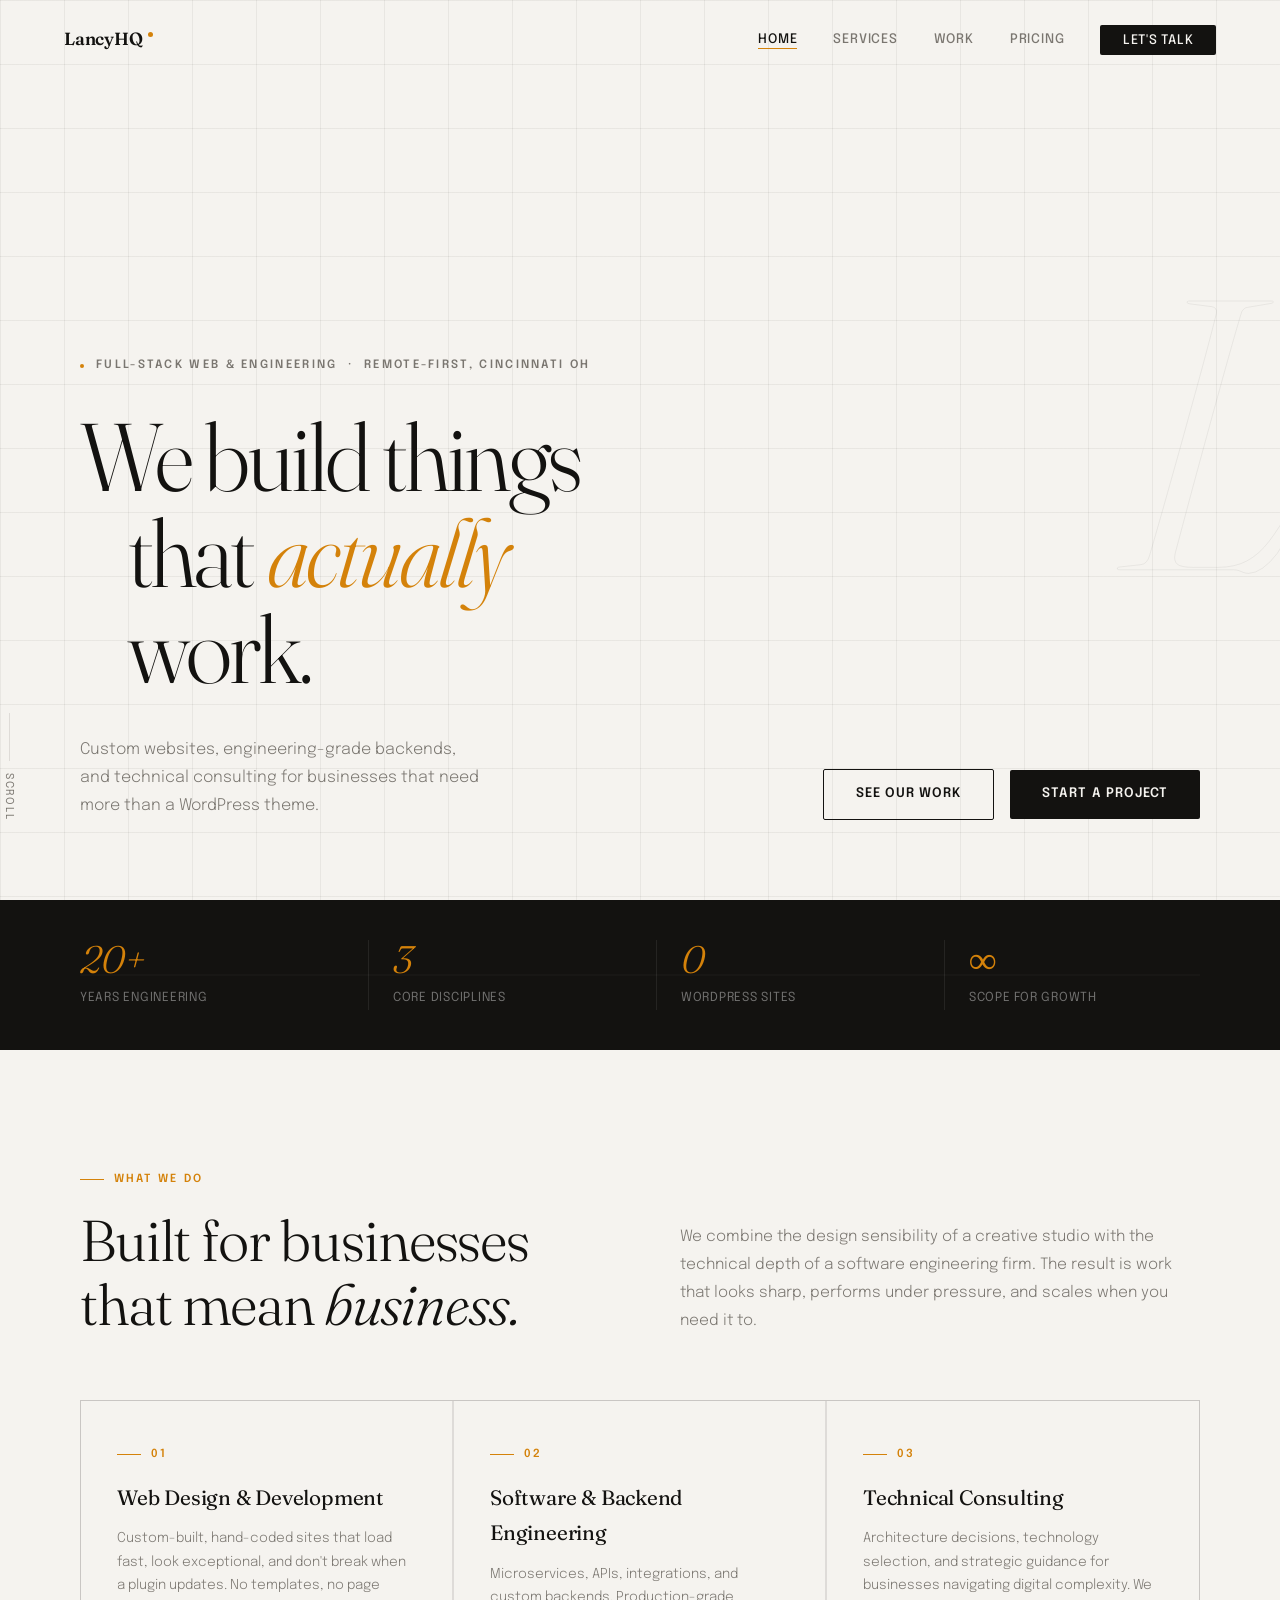
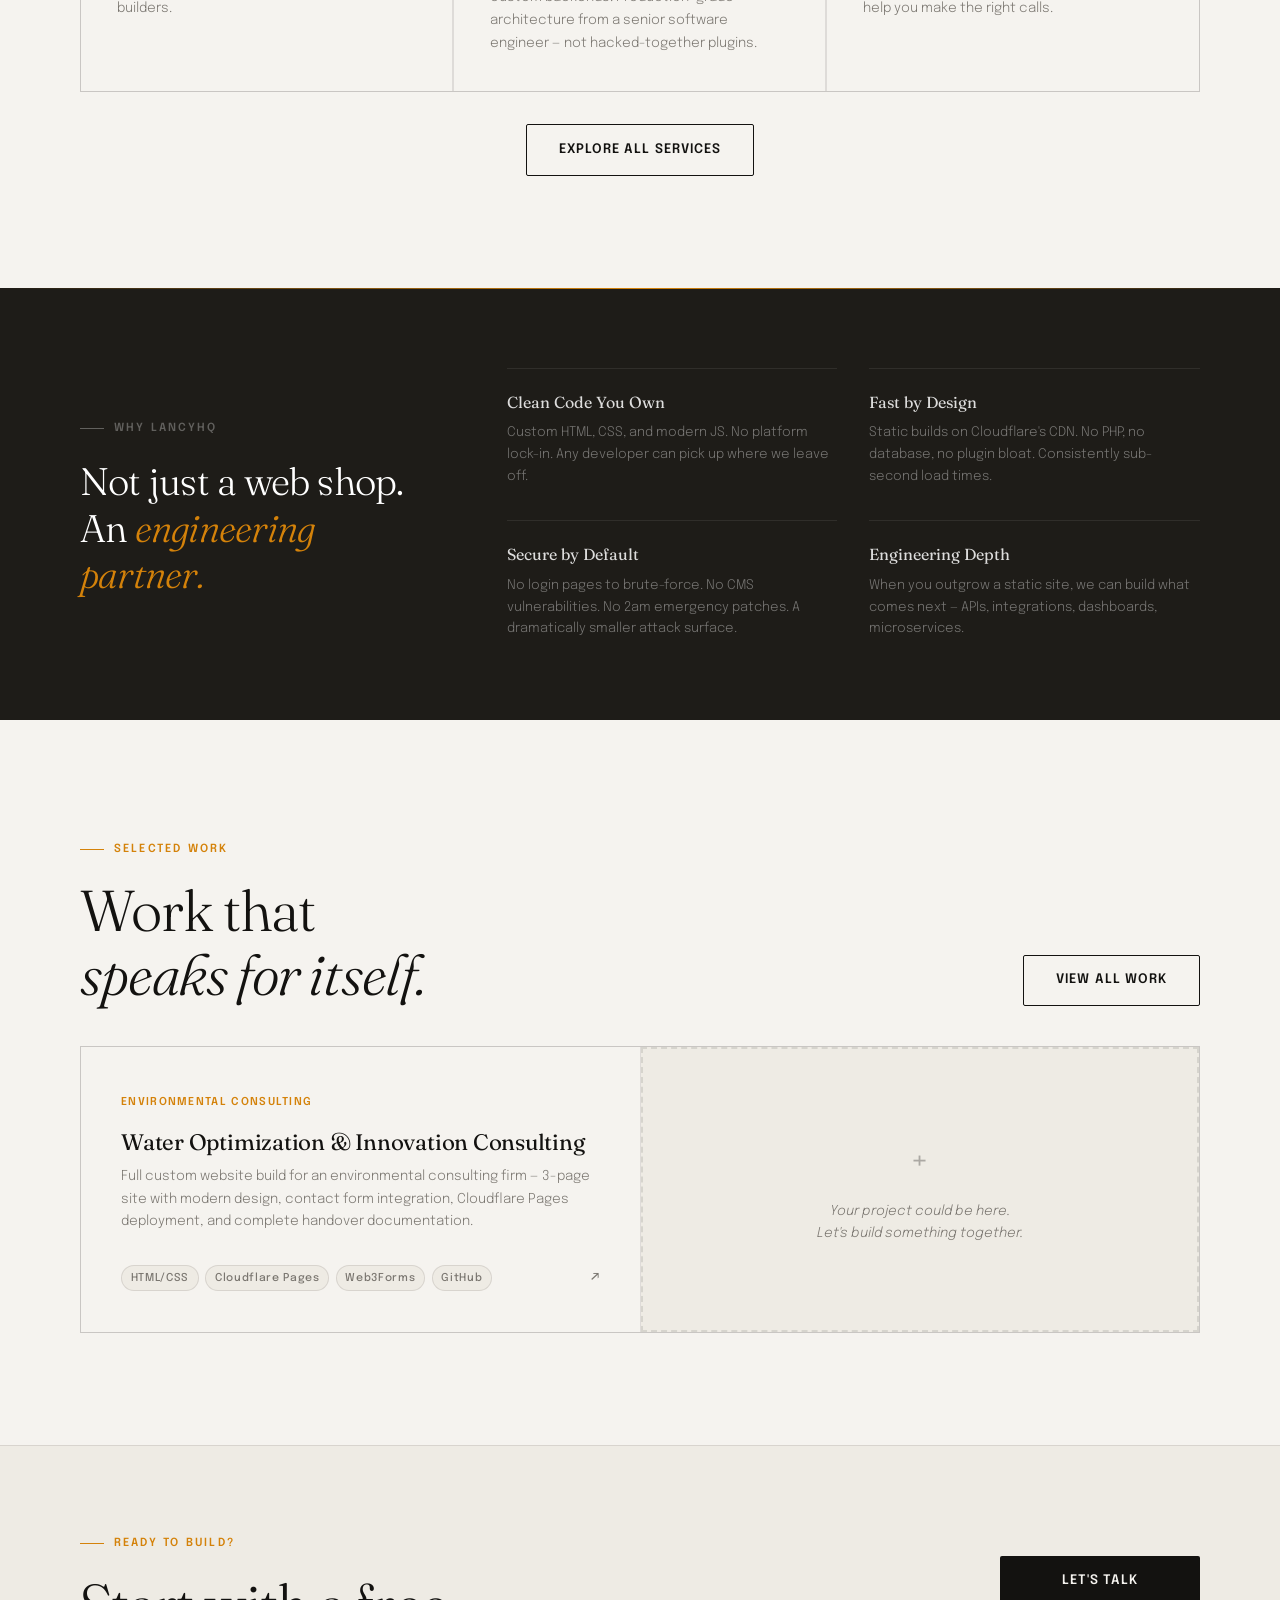
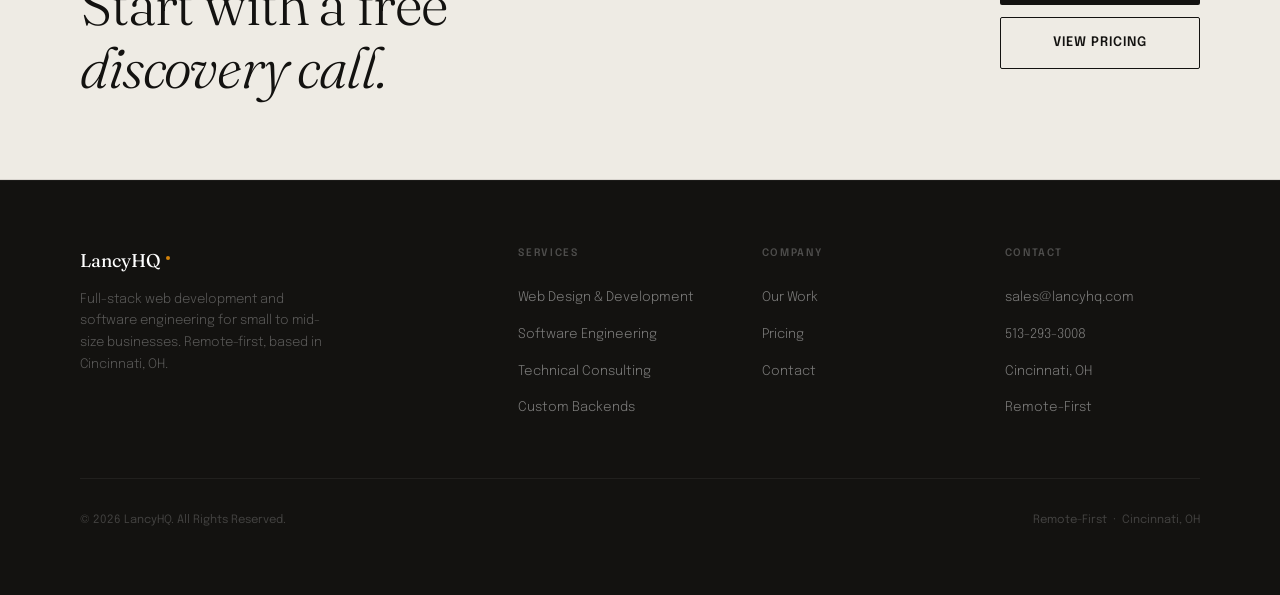
<file: index.html>
<!DOCTYPE html>
<html lang="en">
<head>
  <meta charset="UTF-8" />
  <meta name="viewport" content="width=device-width, initial-scale=1.0" />
  <title>LancyHQ — Full-Stack Web & Engineering</title>
  <meta name="description" content="Custom web builds, software engineering, and consulting for small to mid-size businesses. Remote-first, based in Cincinnati." />
  <link rel="stylesheet" href="css/styles.css" />
</head>
<body>

  <!-- Nav -->
  <nav id="nav">
    <div class="nav-logo">
      LancyHQ<span class="nav-logo-dot"></span>
    </div>
    <ul class="nav-links">
      <li><a href="index.html" class="active">Home</a></li>
      <li><a href="services.html">Services</a></li>
      <li><a href="work.html">Work</a></li>
      <li><a href="pricing.html">Pricing</a></li>
      <li><a href="contact.html" class="nav-cta">Let's Talk</a></li>
    </ul>
  </nav>

  <!-- Hero -->
  <section class="hero">
    <div class="hero-bg-num">L</div>
    <div class="hero-scroll">
      <div class="scroll-track"><div class="scroll-thumb"></div></div>
      Scroll
    </div>
    <div class="hero-content">
      <div class="hero-eyebrow">
        <span class="hero-eyebrow-dot"></span>
        Full-Stack Web &amp; Engineering &nbsp;·&nbsp; Remote-First, Cincinnati OH
      </div>
      <h1>
        We build things
        <span class="line-indent">that <em>actually</em></span>
        <span class="line-indent">work.</span>
      </h1>
      <div class="hero-bottom">
        <p class="hero-desc">Custom websites, engineering-grade backends, and technical consulting for businesses that need more than a WordPress theme.</p>
        <div class="hero-actions">
          <a href="work.html" class="btn btn-outline">See Our Work</a>
          <a href="contact.html" class="btn btn-dark">Start a Project</a>
        </div>
      </div>
    </div>
  </section>

  <!-- Stats -->
  <div class="stats-row">
    <div class="stats-inner">
      <div class="stat reveal">
        <span class="stat-num">20+</span>
        <span class="stat-label">Years Engineering</span>
      </div>
      <div class="stat reveal">
        <span class="stat-num">3</span>
        <span class="stat-label">Core Disciplines</span>
      </div>
      <div class="stat reveal">
        <span class="stat-num">0</span>
        <span class="stat-label">WordPress Sites</span>
      </div>
      <div class="stat reveal">
        <span class="stat-num">∞</span>
        <span class="stat-label">Scope for Growth</span>
      </div>
    </div>
  </div>

  <!-- What we do -->
  <section class="section" style="background: var(--canvas);">
    <div class="container">
      <div style="display:grid; grid-template-columns: 1fr 1fr; gap: 5rem; align-items: end; margin-bottom: 4rem;">
        <div class="reveal">
          <div class="label"><span class="label-line"></span>What We Do</div>
          <h2 class="display">Built for businesses<br>that mean <em>business.</em></h2>
        </div>
        <p class="reveal" style="color: var(--mid); font-size: 0.97rem; font-weight: 300; line-height: 1.8; align-self: end;">
          We combine the design sensibility of a creative studio with the technical depth of a software engineering firm. The result is work that looks sharp, performs under pressure, and scales when you need it to.
        </p>
      </div>

      <div style="display: grid; grid-template-columns: repeat(3, 1fr); gap: 1px; background: var(--rule); border: 1px solid var(--rule);" class="reveal">

        <div style="background: var(--canvas); padding: 2.25rem; border-right: 1px solid var(--rule);">
          <div class="label" style="margin-bottom: 1rem;"><span class="label-line"></span>01</div>
          <h3 style="font-family: var(--ff-display); font-size: 1.3rem; font-weight: 400; color: var(--ink); margin-bottom: 0.75rem; letter-spacing: -0.01em;">Web Design &amp; Development</h3>
          <p style="font-size: 0.85rem; color: var(--mid); font-weight: 300; line-height: 1.7;">Custom-built, hand-coded sites that load fast, look exceptional, and don't break when a plugin updates. No templates, no page builders.</p>
        </div>

        <div style="background: var(--canvas); padding: 2.25rem; border-right: 1px solid var(--rule);">
          <div class="label" style="margin-bottom: 1rem;"><span class="label-line"></span>02</div>
          <h3 style="font-family: var(--ff-display); font-size: 1.3rem; font-weight: 400; color: var(--ink); margin-bottom: 0.75rem; letter-spacing: -0.01em;">Software &amp; Backend Engineering</h3>
          <p style="font-size: 0.85rem; color: var(--mid); font-weight: 300; line-height: 1.7;">Microservices, APIs, integrations, and custom backends. Production-grade architecture from a senior software engineer — not hacked-together plugins.</p>
        </div>

        <div style="background: var(--canvas); padding: 2.25rem;">
          <div class="label" style="margin-bottom: 1rem;"><span class="label-line"></span>03</div>
          <h3 style="font-family: var(--ff-display); font-size: 1.3rem; font-weight: 400; color: var(--ink); margin-bottom: 0.75rem; letter-spacing: -0.01em;">Technical Consulting</h3>
          <p style="font-size: 0.85rem; color: var(--mid); font-weight: 300; line-height: 1.7;">Architecture decisions, technology selection, and strategic guidance for businesses navigating digital complexity. We help you make the right calls.</p>
        </div>

      </div>

      <div style="margin-top: 2rem; text-align: center;" class="reveal">
        <a href="services.html" class="btn btn-outline">Explore All Services</a>
      </div>
    </div>
  </section>

  <!-- Differentiator band -->
  <div class="diff-band">
    <div class="diff-inner">
      <div class="reveal">
        <div class="label" style="color: rgba(255,255,255,0.3);"><span class="label-line" style="background: rgba(255,255,255,0.3);"></span>Why LancyHQ</div>
        <h2 class="diff-heading">Not just a web shop. An <em>engineering partner.</em></h2>
      </div>
      <div class="diff-points reveal">
        <div class="diff-point">
          <h4>Clean Code You Own</h4>
          <p>Custom HTML, CSS, and modern JS. No platform lock-in. Any developer can pick up where we leave off.</p>
        </div>
        <div class="diff-point">
          <h4>Fast by Design</h4>
          <p>Static builds on Cloudflare's CDN. No PHP, no database, no plugin bloat. Consistently sub-second load times.</p>
        </div>
        <div class="diff-point">
          <h4>Secure by Default</h4>
          <p>No login pages to brute-force. No CMS vulnerabilities. No 2am emergency patches. A dramatically smaller attack surface.</p>
        </div>
        <div class="diff-point">
          <h4>Engineering Depth</h4>
          <p>When you outgrow a static site, we can build what comes next — APIs, integrations, dashboards, microservices.</p>
        </div>
      </div>
    </div>
  </div>

  <!-- Work teaser -->
  <section class="section" style="background: var(--canvas);">
    <div class="container">
      <div style="display:flex; align-items:end; justify-content:space-between; margin-bottom: 2.5rem;" class="reveal">
        <div>
          <div class="label"><span class="label-line"></span>Selected Work</div>
          <h2 class="display">Work that<br><em>speaks for itself.</em></h2>
        </div>
        <a href="work.html" class="btn btn-outline" style="flex-shrink:0; align-self:end;">View All Work</a>
      </div>

      <div class="work-grid reveal">
        <div class="work-card">
          <div class="work-card-top">
            <div class="work-tag">Environmental Consulting</div>
            <h3>Water Optimization &amp; Innovation Consulting</h3>
            <p>Full custom website build for an environmental consulting firm — 3-page site with modern design, contact form integration, Cloudflare Pages deployment, and complete handover documentation.</p>
          </div>
          <div class="work-card-bottom">
            <div class="work-stack">
              <span class="stack-tag">HTML/CSS</span>
              <span class="stack-tag">Cloudflare Pages</span>
              <span class="stack-tag">Web3Forms</span>
              <span class="stack-tag">GitHub</span>
            </div>
            <span class="work-arrow">↗</span>
          </div>
        </div>

        <div class="work-card placeholder">
          <div class="placeholder-icon">+</div>
          <p class="placeholder-text">Your project could be here.<br>Let's build something together.</p>
        </div>
      </div>
    </div>
  </section>

  <!-- CTA -->
  <section class="section-sm" style="background: var(--canvas-2); border-top: 1px solid var(--rule); border-bottom: 1px solid var(--rule);">
    <div class="container">
      <div style="display: grid; grid-template-columns: 1fr auto; gap: 3rem; align-items: center;" class="reveal">
        <div>
          <div class="label"><span class="label-line"></span>Ready to Build?</div>
          <h2 class="display">Start with a free<br><em>discovery call.</em></h2>
        </div>
        <div style="display: flex; flex-direction: column; gap: 0.75rem; align-items: flex-end; flex-shrink: 0;">
          <a href="contact.html" class="btn btn-dark" style="width: 200px; justify-content: center;">Let's Talk</a>
          <a href="pricing.html" class="btn btn-outline" style="width: 200px; justify-content: center;">View Pricing</a>
        </div>
      </div>
    </div>
  </section>

  <!-- Footer -->
  <footer>
    <div class="footer-top">
      <div class="footer-brand">
        <div class="footer-logo">LancyHQ<span class="footer-logo-dot"></span></div>
        <p>Full-stack web development and software engineering for small to mid-size businesses. Remote-first, based in Cincinnati, OH.</p>
      </div>
      <div class="footer-col">
        <div class="footer-col-title">Services</div>
        <ul>
          <li><a href="services.html">Web Design &amp; Development</a></li>
          <li><a href="services.html">Software Engineering</a></li>
          <li><a href="services.html">Technical Consulting</a></li>
          <li><a href="services.html">Custom Backends</a></li>
        </ul>
      </div>
      <div class="footer-col">
        <div class="footer-col-title">Company</div>
        <ul>
          <li><a href="work.html">Our Work</a></li>
          <li><a href="pricing.html">Pricing</a></li>
          <li><a href="contact.html">Contact</a></li>
        </ul>
      </div>
      <div class="footer-col">
        <div class="footer-col-title">Contact</div>
        <ul>
          <li><a href="mailto:sales@lancyhq.com">sales@lancyhq.com</a></li>
          <li><span>513-293-3008</span></li>
          <li><span>Cincinnati, OH</span></li>
          <li><span>Remote-First</span></li>
        </ul>
      </div>
    </div>
    <div class="footer-bottom">
      <p>&copy; 2026 LancyHQ. All Rights Reserved.</p>
      <p>Remote-First &nbsp;·&nbsp; Cincinnati, OH</p>
    </div>
  </footer>

  <script>
    const nav = document.getElementById('nav');
    window.addEventListener('scroll', () => {
      nav.classList.toggle('scrolled', window.scrollY > 60);
    });
    const observer = new IntersectionObserver((entries) => {
      entries.forEach((e, i) => {
        if (e.isIntersecting) {
          setTimeout(() => e.target.classList.add('visible'), i * 90);
          observer.unobserve(e.target);
        }
      });
    }, { threshold: 0.1 });
    document.querySelectorAll('.reveal').forEach(el => observer.observe(el));
  </script>
</body>
</html>
</file>
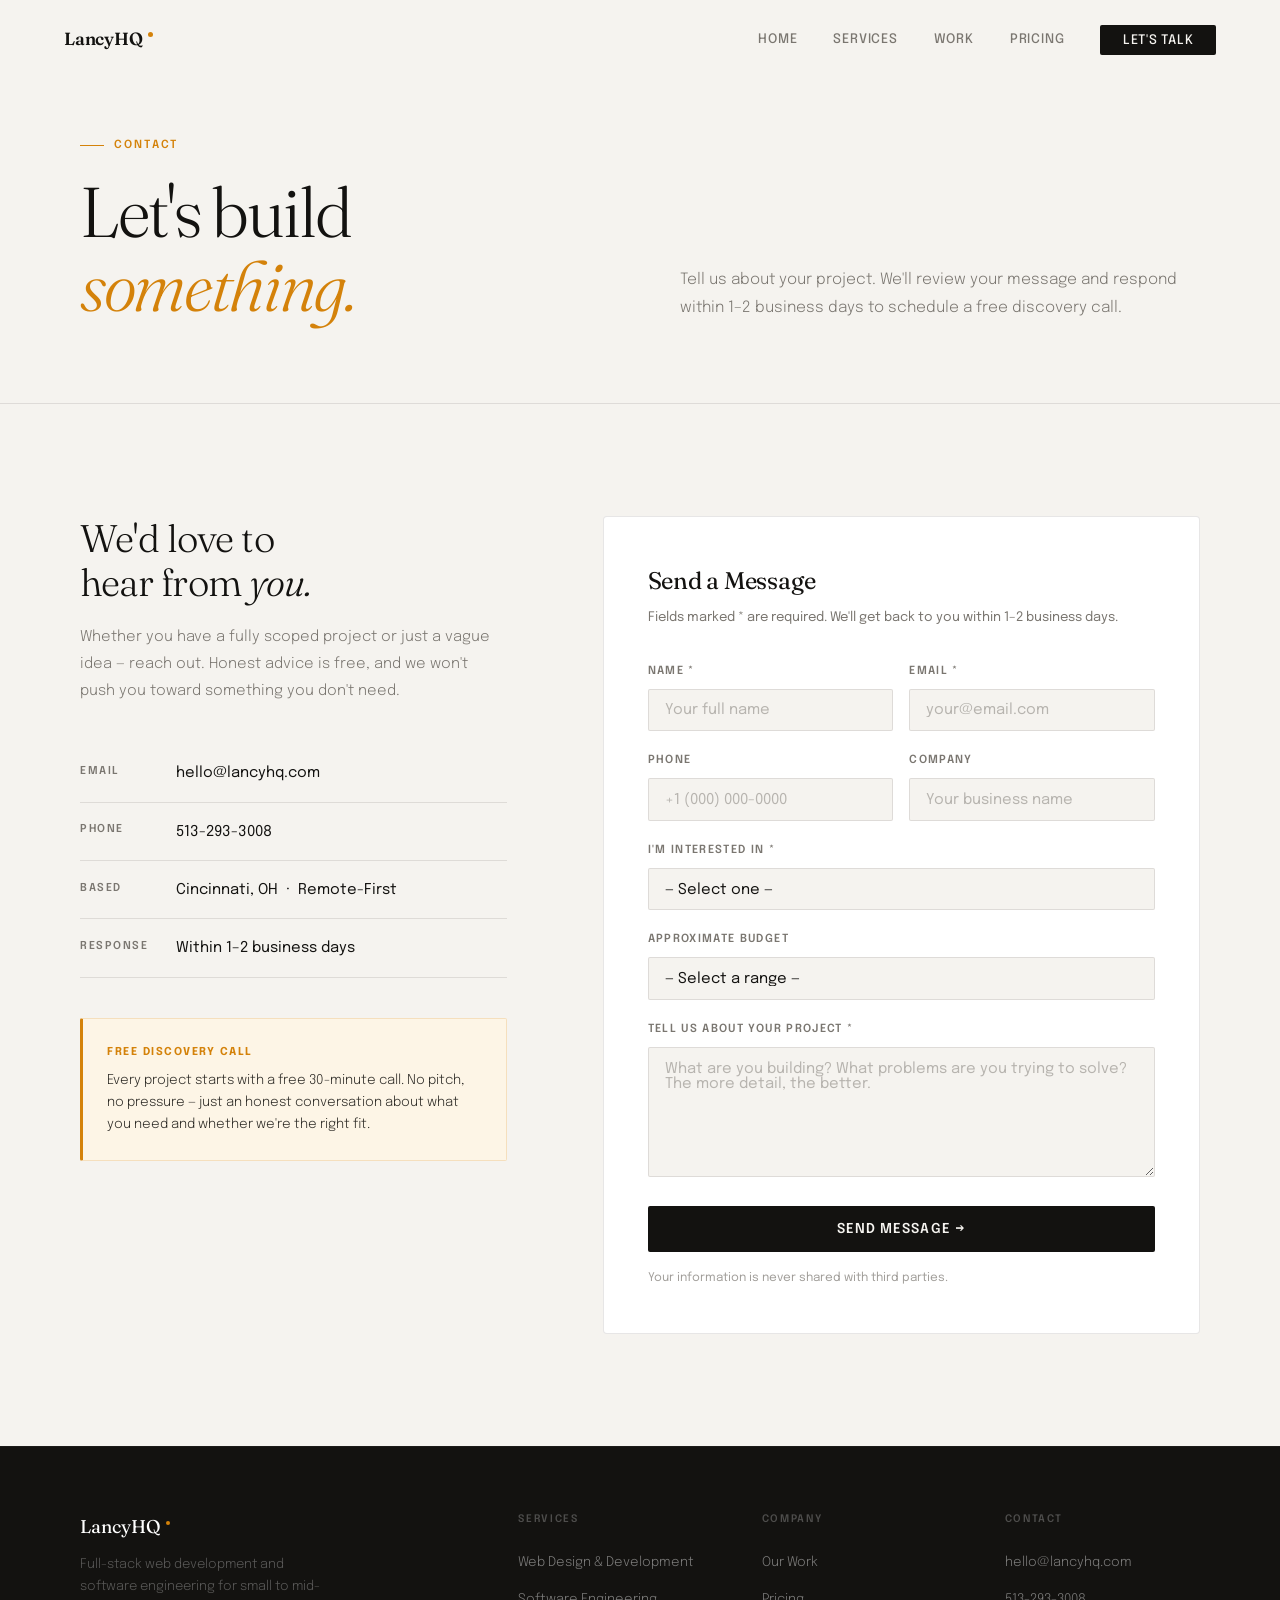
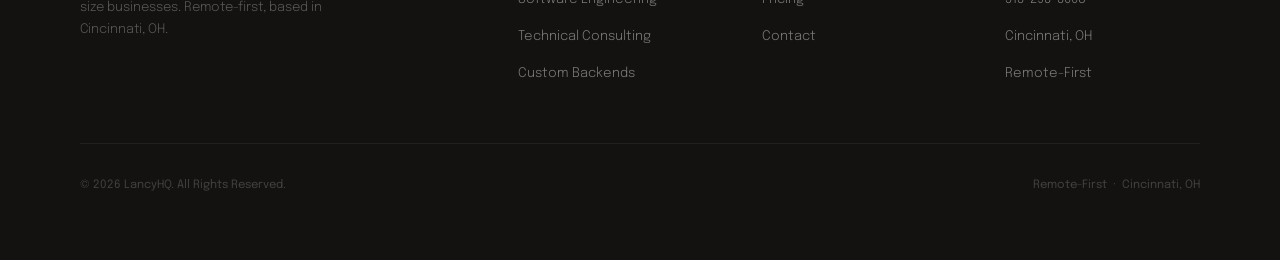
<file: contact.html>
<!DOCTYPE html>
<html lang="en">
<head>
  <meta charset="UTF-8" />
  <meta name="viewport" content="width=device-width, initial-scale=1.0" />
  <title>Contact — LancyHQ</title>
  <meta name="description" content="Start a project, book a discovery call, or just ask a question. We respond within 1–2 business days." />
  <link rel="stylesheet" href="css/styles.css" />
</head>
<body>

  <nav id="nav" class="scrolled">
    <div class="nav-logo">LancyHQ<span class="nav-logo-dot"></span></div>
    <ul class="nav-links">
      <li><a href="index.html">Home</a></li>
      <li><a href="services.html">Services</a></li>
      <li><a href="work.html">Work</a></li>
      <li><a href="pricing.html">Pricing</a></li>
      <li><a href="contact.html" class="active nav-cta">Let's Talk</a></li>
    </ul>
  </nav>

  <!-- Page intro -->
  <div class="page-intro">
    <div class="page-intro-inner">
      <div>
        <div class="label"><span class="label-line"></span>Contact</div>
        <h1>Let's build<br><em>something.</em></h1>
      </div>
      <p class="page-intro-desc">Tell us about your project. We'll review your message and respond within 1–2 business days to schedule a free discovery call.</p>
    </div>
  </div>

  <!-- Contact body -->
  <section class="section" style="background: var(--canvas);">
    <div class="container">
      <div class="contact-layout">

        <!-- Info -->
        <div class="contact-info reveal">
          <h2>We'd love to<br>hear from <em>you.</em></h2>
          <p>Whether you have a fully scoped project or just a vague idea — reach out. Honest advice is free, and we won't push you toward something you don't need.</p>

          <div class="contact-detail">
            <div class="cd-label">Email</div>
            <div class="cd-value"><a href="mailto:hello@lancyhq.com">hello@lancyhq.com</a></div>
          </div>

          <div class="contact-detail">
            <div class="cd-label">Phone</div>
            <div class="cd-value">513-293-3008</div>
          </div>

          <div class="contact-detail">
            <div class="cd-label">Based</div>
            <div class="cd-value">Cincinnati, OH &nbsp;·&nbsp; Remote-First</div>
          </div>

          <div class="contact-detail">
            <div class="cd-label">Response</div>
            <div class="cd-value">Within 1–2 business days</div>
          </div>

          <div style="margin-top: 2.5rem; padding: 1.5rem; background: var(--amber-pale); border: 1px solid rgba(212,130,10,0.18); border-left: 3px solid var(--amber); border-radius: 2px;">
            <div style="font-size: 0.68rem; font-weight: 700; letter-spacing: 0.14em; text-transform: uppercase; color: var(--amber); margin-bottom: 0.5rem;">Free Discovery Call</div>
            <p style="font-size: 0.84rem; color: var(--ink-3); font-weight: 300; line-height: 1.65;">Every project starts with a free 30-minute call. No pitch, no pressure — just an honest conversation about what you need and whether we're the right fit.</p>
          </div>
        </div>

        <!-- Form -->
        <div class="contact-form-wrap reveal">
          <h3>Send a Message</h3>
          <p class="form-sub">Fields marked * are required. We'll get back to you within 1–2 business days.</p>

          <form action="https://api.web3forms.com/submit" method="POST">
            <input type="hidden" name="access_key" value="YOUR-ACCESS-KEY-HERE" />
            <input type="hidden" name="redirect" value="thankyou.html" />
            <input type="hidden" name="subject" value="New Inquiry — LancyHQ" />

            <div class="form-row">
              <div class="field">
                <label for="name">Name *</label>
                <input type="text" id="name" name="name" placeholder="Your full name" required />
              </div>
              <div class="field">
                <label for="email">Email *</label>
                <input type="email" id="email" name="email" placeholder="your@email.com" required />
              </div>
            </div>

            <div class="form-row">
              <div class="field">
                <label for="phone">Phone</label>
                <input type="tel" id="phone" name="phone" placeholder="+1 (000) 000-0000" />
              </div>
              <div class="field">
                <label for="company">Company</label>
                <input type="text" id="company" name="company" placeholder="Your business name" />
              </div>
            </div>

            <div class="field">
              <label for="interest">I'm interested in *</label>
              <select id="interest" name="interest" required>
                <option value="">— Select one —</option>
                <option value="launchpad">Launchpad Package (up to 3 pages)</option>
                <option value="presence">Presence Package (up to 6 pages)</option>
                <option value="authority">Authority Package (up to 10 pages)</option>
                <option value="enterprise">Enterprise / Custom Build</option>
                <option value="engineering">Software / Backend Engineering</option>
                <option value="consulting">Technical Consulting</option>
                <option value="other">Not sure — help me figure it out</option>
              </select>
            </div>

            <div class="field">
              <label for="budget">Approximate Budget</label>
              <select id="budget" name="budget">
                <option value="">— Select a range —</option>
                <option value="under-1500">Under $1,500</option>
                <option value="1500-3000">$1,500 – $3,000</option>
                <option value="3000-6000">$3,000 – $6,000</option>
                <option value="6000-12000">$6,000 – $12,000</option>
                <option value="12000+">$12,000+</option>
                <option value="unknown">Not sure yet</option>
              </select>
            </div>

            <div class="field">
              <label for="message">Tell us about your project *</label>
              <textarea id="message" name="message" placeholder="What are you building? What problems are you trying to solve? The more detail, the better." required></textarea>
            </div>

            <button type="submit" class="btn btn-dark" style="width: 100%; justify-content: center; padding: 1rem; font-size: 0.85rem;">
              Send Message →
            </button>
            <p class="field-note">Your information is never shared with third parties.</p>
          </form>
        </div>

      </div>
    </div>
  </section>

  <!-- Footer -->
  <footer>
    <div class="footer-top">
      <div class="footer-brand">
        <div class="footer-logo">LancyHQ<span class="footer-logo-dot"></span></div>
        <p>Full-stack web development and software engineering for small to mid-size businesses. Remote-first, based in Cincinnati, OH.</p>
      </div>
      <div class="footer-col">
        <div class="footer-col-title">Services</div>
        <ul>
          <li><a href="services.html">Web Design &amp; Development</a></li>
          <li><a href="services.html">Software Engineering</a></li>
          <li><a href="services.html">Technical Consulting</a></li>
          <li><a href="services.html">Custom Backends</a></li>
        </ul>
      </div>
      <div class="footer-col">
        <div class="footer-col-title">Company</div>
        <ul>
          <li><a href="work.html">Our Work</a></li>
          <li><a href="pricing.html">Pricing</a></li>
          <li><a href="contact.html">Contact</a></li>
        </ul>
      </div>
      <div class="footer-col">
        <div class="footer-col-title">Contact</div>
        <ul>
          <li><a href="mailto:hello@lancyhq.com">hello@lancyhq.com</a></li>
          <li><span>513-293-3008</span></li>
          <li><span>Cincinnati, OH</span></li>
          <li><span>Remote-First</span></li>
        </ul>
      </div>
    </div>
    <div class="footer-bottom">
      <p>&copy; 2026 LancyHQ. All Rights Reserved.</p>
      <p>Remote-First &nbsp;·&nbsp; Cincinnati, OH</p>
    </div>
  </footer>

  <script>
    const nav = document.getElementById('nav');
    window.addEventListener('scroll', () => { nav.classList.toggle('scrolled', window.scrollY > 60); });
    const observer = new IntersectionObserver((entries) => {
      entries.forEach((e, i) => {
        if (e.isIntersecting) { setTimeout(() => e.target.classList.add('visible'), i * 90); observer.unobserve(e.target); }
      });
    }, { threshold: 0.1 });
    document.querySelectorAll('.reveal').forEach(el => observer.observe(el));
  </script>
</body>
</html>
</file>
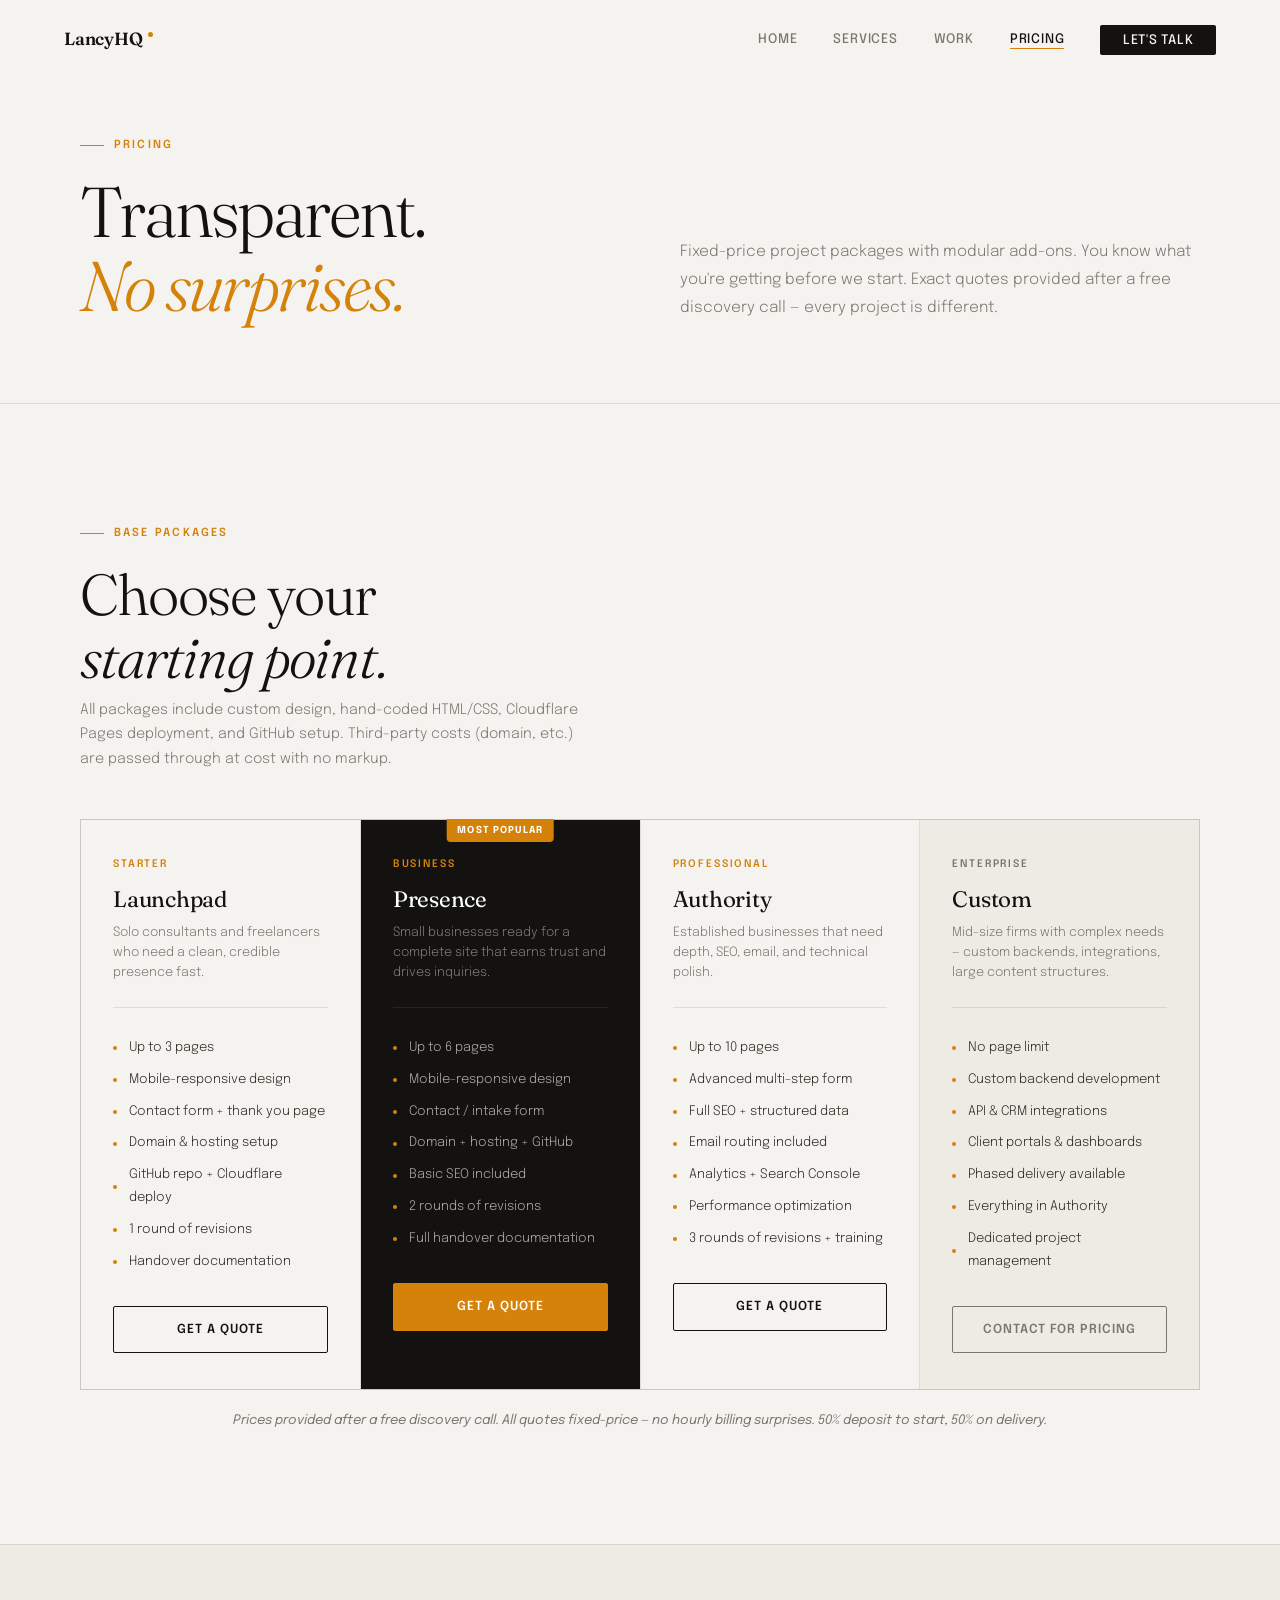
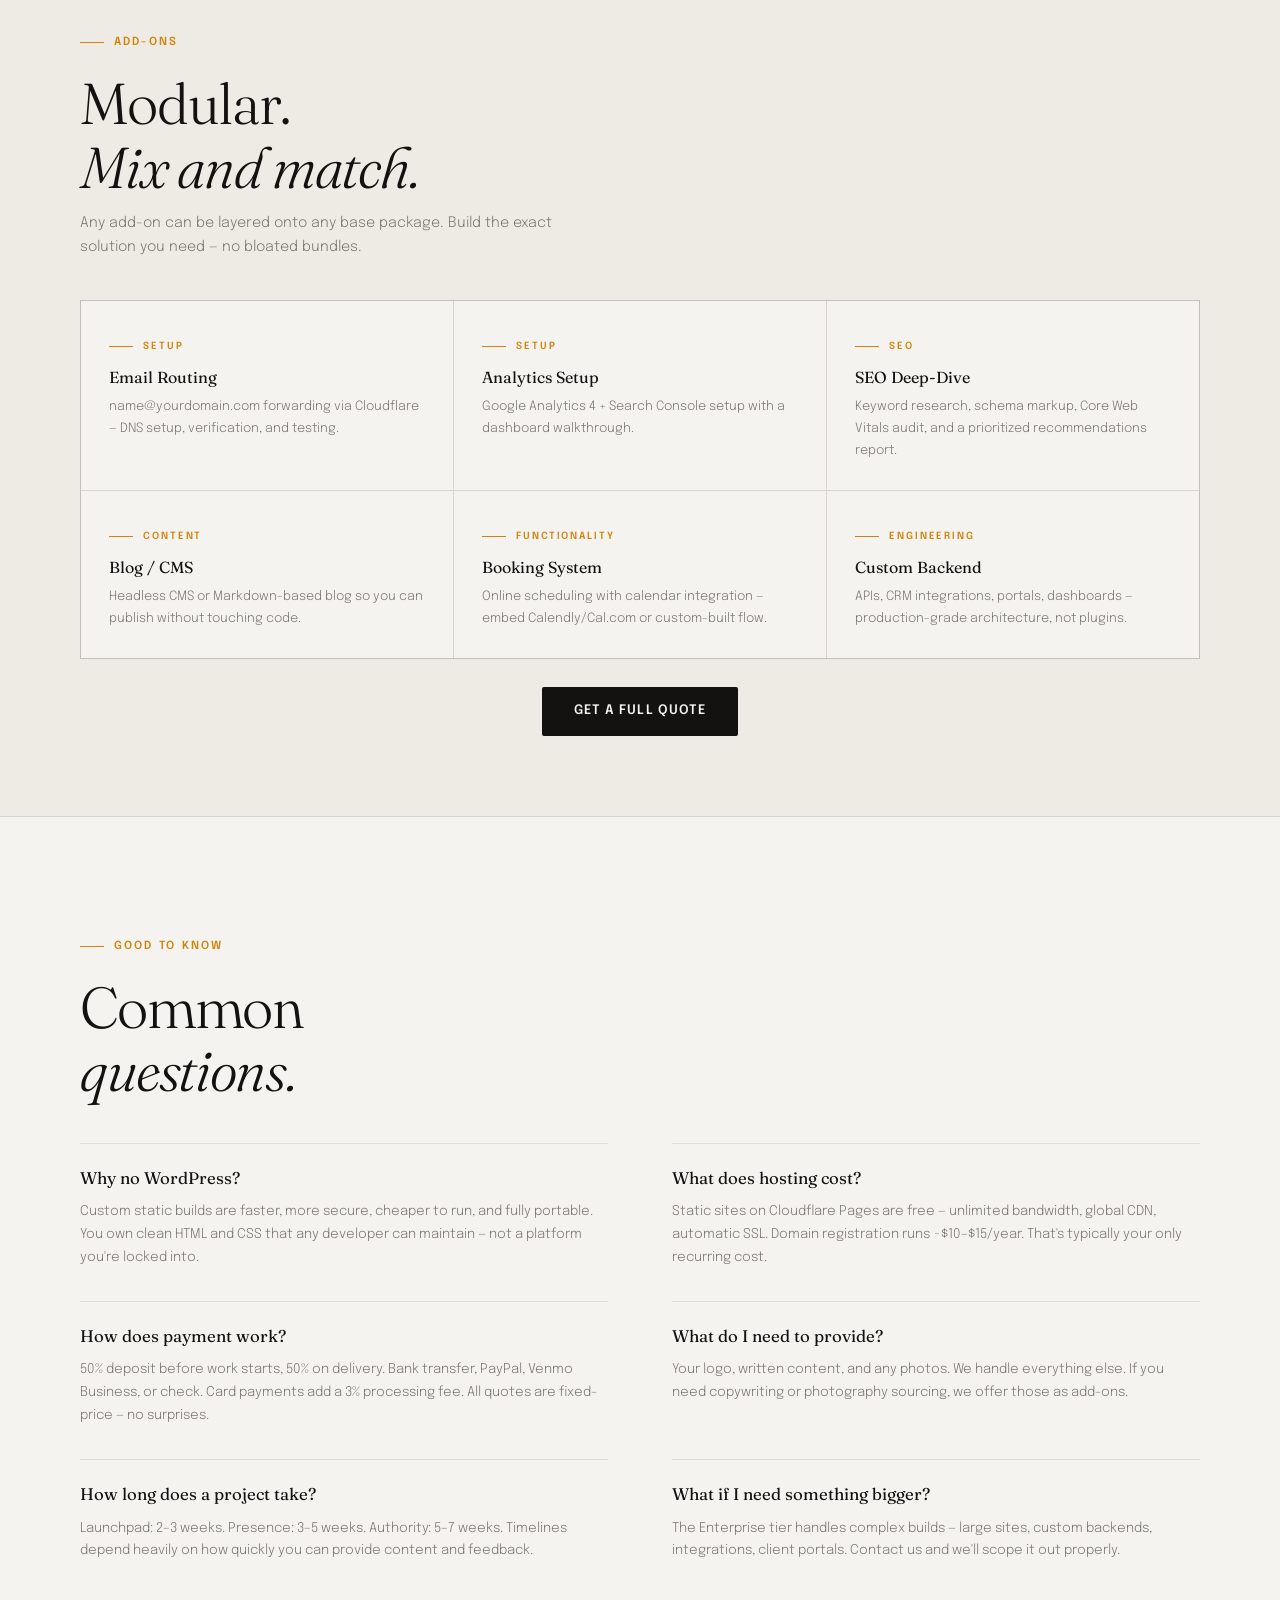
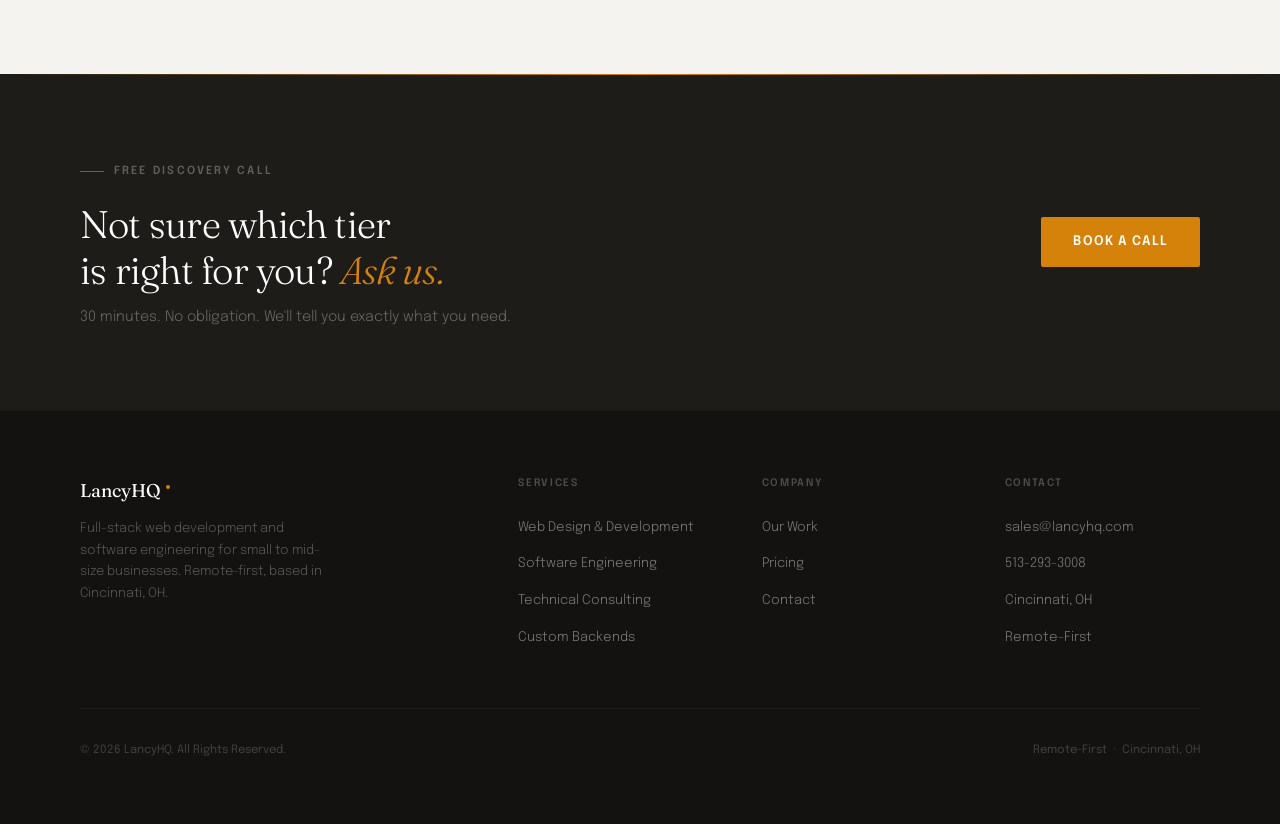
<file: pricing.html>
<!DOCTYPE html>
<html lang="en">
<head>
  <meta charset="UTF-8" />
  <meta name="viewport" content="width=device-width, initial-scale=1.0" />
  <title>Pricing — LancyHQ</title>
  <meta name="description" content="Transparent project-based pricing for web development, software engineering, and consulting. Four tiers, flexible add-ons." />
  <link rel="stylesheet" href="css/styles.css" />
</head>
<body>

  <nav id="nav" class="scrolled">
    <div class="nav-logo">LancyHQ<span class="nav-logo-dot"></span></div>
    <ul class="nav-links">
      <li><a href="index.html">Home</a></li>
      <li><a href="services.html">Services</a></li>
      <li><a href="work.html">Work</a></li>
      <li><a href="pricing.html" class="active">Pricing</a></li>
      <li><a href="contact.html" class="nav-cta">Let's Talk</a></li>
    </ul>
  </nav>

  <!-- Page intro -->
  <div class="page-intro">
    <div class="page-intro-inner">
      <div>
        <div class="label"><span class="label-line"></span>Pricing</div>
        <h1>Transparent.<br><em>No surprises.</em></h1>
      </div>
      <p class="page-intro-desc">Fixed-price project packages with modular add-ons. You know what you're getting before we start. Exact quotes provided after a free discovery call — every project is different.</p>
    </div>
  </div>

  <!-- Pricing tiers -->
  <section class="section pricing-section">
    <div class="container">

      <div class="reveal">
        <div class="label"><span class="label-line"></span>Base Packages</div>
        <h2 class="display" style="margin-bottom: 0.5rem;">Choose your<br><em>starting point.</em></h2>
        <p style="color: var(--mid); font-size: 0.9rem; font-weight: 300; margin-bottom: 0; max-width: 520px;">All packages include custom design, hand-coded HTML/CSS, Cloudflare Pages deployment, and GitHub setup. Third-party costs (domain, etc.) are passed through at cost with no markup.</p>
      </div>

      <div class="pricing-tiers reveal">

        <!-- Launchpad -->
        <div class="pricing-tier">
          <div class="tier-name-label">Starter</div>
          <div class="tier-name">Launchpad</div>
          <div class="tier-desc">Solo consultants and freelancers who need a clean, credible presence fast.</div>
          <div class="tier-divider"></div>
          <ul class="tier-highlights">
            <li>Up to 3 pages</li>
            <li>Mobile-responsive design</li>
            <li>Contact form + thank you page</li>
            <li>Domain &amp; hosting setup</li>
            <li>GitHub repo + Cloudflare deploy</li>
            <li>1 round of revisions</li>
            <li>Handover documentation</li>
          </ul>
          <a href="contact.html" class="tier-cta">Get a Quote</a>
        </div>

        <!-- Presence — featured -->
        <div class="pricing-tier featured">
          <div class="tier-badge">Most Popular</div>
          <div class="tier-name-label">Business</div>
          <div class="tier-name">Presence</div>
          <div class="tier-desc">Small businesses ready for a complete site that earns trust and drives inquiries.</div>
          <div class="tier-divider"></div>
          <ul class="tier-highlights">
            <li>Up to 6 pages</li>
            <li>Mobile-responsive design</li>
            <li>Contact / intake form</li>
            <li>Domain + hosting + GitHub</li>
            <li>Basic SEO included</li>
            <li>2 rounds of revisions</li>
            <li>Full handover documentation</li>
          </ul>
          <a href="contact.html" class="tier-cta">Get a Quote</a>
        </div>

        <!-- Authority -->
        <div class="pricing-tier">
          <div class="tier-name-label">Professional</div>
          <div class="tier-name">Authority</div>
          <div class="tier-desc">Established businesses that need depth, SEO, email, and technical polish.</div>
          <div class="tier-divider"></div>
          <ul class="tier-highlights">
            <li>Up to 10 pages</li>
            <li>Advanced multi-step form</li>
            <li>Full SEO + structured data</li>
            <li>Email routing included</li>
            <li>Analytics + Search Console</li>
            <li>Performance optimization</li>
            <li>3 rounds of revisions + training</li>
          </ul>
          <a href="contact.html" class="tier-cta">Get a Quote</a>
        </div>

        <!-- Enterprise -->
        <div class="pricing-tier" style="background: var(--canvas-2);">
          <div class="tier-name-label" style="color: var(--mid);">Enterprise</div>
          <div class="tier-name">Custom</div>
          <div class="tier-desc">Mid-size firms with complex needs — custom backends, integrations, large content structures.</div>
          <div class="tier-divider"></div>
          <ul class="tier-highlights">
            <li>No page limit</li>
            <li>Custom backend development</li>
            <li>API &amp; CRM integrations</li>
            <li>Client portals &amp; dashboards</li>
            <li>Phased delivery available</li>
            <li>Everything in Authority</li>
            <li>Dedicated project management</li>
          </ul>
          <a href="contact.html" class="tier-cta" style="border-color: var(--mid); color: var(--mid);">Contact for Pricing</a>
        </div>

      </div>

      <p class="pricing-note">Prices provided after a free discovery call. All quotes fixed-price — no hourly billing surprises. 50% deposit to start, 50% on delivery.</p>

    </div>
  </section>

  <!-- Add-ons teaser -->
  <section class="section-sm" style="background: var(--canvas-2); border-top: 1px solid var(--rule); border-bottom: 1px solid var(--rule);">
    <div class="container">
      <div class="reveal" style="margin-bottom: 2.5rem;">
        <div class="label"><span class="label-line"></span>Add-Ons</div>
        <h2 class="display">Modular.<br><em>Mix and match.</em></h2>
        <p style="color: var(--mid); font-size: 0.9rem; font-weight: 300; max-width: 480px; margin-top: 0.75rem;">Any add-on can be layered onto any base package. Build the exact solution you need — no bloated bundles.</p>
      </div>

      <div style="display: grid; grid-template-columns: repeat(3, 1fr); gap: 1px; background: var(--rule); border: 1px solid var(--rule);" class="reveal">

        <div style="background: var(--canvas); padding: 1.75rem;">
          <div class="label" style="margin-bottom: 0.6rem; font-size: 0.62rem;"><span class="label-line"></span>Setup</div>
          <div style="font-family: var(--ff-display); font-size: 1rem; font-weight: 400; color: var(--ink); margin-bottom: 0.3rem;">Email Routing</div>
          <div style="font-size: 0.8rem; color: var(--mid); font-weight: 300;">name@yourdomain.com forwarding via Cloudflare — DNS setup, verification, and testing.</div>
        </div>

        <div style="background: var(--canvas); padding: 1.75rem;">
          <div class="label" style="margin-bottom: 0.6rem; font-size: 0.62rem;"><span class="label-line"></span>Setup</div>
          <div style="font-family: var(--ff-display); font-size: 1rem; font-weight: 400; color: var(--ink); margin-bottom: 0.3rem;">Analytics Setup</div>
          <div style="font-size: 0.8rem; color: var(--mid); font-weight: 300;">Google Analytics 4 + Search Console setup with a dashboard walkthrough.</div>
        </div>

        <div style="background: var(--canvas); padding: 1.75rem;">
          <div class="label" style="margin-bottom: 0.6rem; font-size: 0.62rem;"><span class="label-line"></span>SEO</div>
          <div style="font-family: var(--ff-display); font-size: 1rem; font-weight: 400; color: var(--ink); margin-bottom: 0.3rem;">SEO Deep-Dive</div>
          <div style="font-size: 0.8rem; color: var(--mid); font-weight: 300;">Keyword research, schema markup, Core Web Vitals audit, and a prioritized recommendations report.</div>
        </div>

        <div style="background: var(--canvas); padding: 1.75rem;">
          <div class="label" style="margin-bottom: 0.6rem; font-size: 0.62rem;"><span class="label-line"></span>Content</div>
          <div style="font-family: var(--ff-display); font-size: 1rem; font-weight: 400; color: var(--ink); margin-bottom: 0.3rem;">Blog / CMS</div>
          <div style="font-size: 0.8rem; color: var(--mid); font-weight: 300;">Headless CMS or Markdown-based blog so you can publish without touching code.</div>
        </div>

        <div style="background: var(--canvas); padding: 1.75rem;">
          <div class="label" style="margin-bottom: 0.6rem; font-size: 0.62rem;"><span class="label-line"></span>Functionality</div>
          <div style="font-family: var(--ff-display); font-size: 1rem; font-weight: 400; color: var(--ink); margin-bottom: 0.3rem;">Booking System</div>
          <div style="font-size: 0.8rem; color: var(--mid); font-weight: 300;">Online scheduling with calendar integration — embed Calendly/Cal.com or custom-built flow.</div>
        </div>

        <div style="background: var(--canvas); padding: 1.75rem;">
          <div class="label" style="margin-bottom: 0.6rem; font-size: 0.62rem;"><span class="label-line"></span>Engineering</div>
          <div style="font-family: var(--ff-display); font-size: 1rem; font-weight: 400; color: var(--ink); margin-bottom: 0.3rem;">Custom Backend</div>
          <div style="font-size: 0.8rem; color: var(--mid); font-weight: 300;">APIs, CRM integrations, portals, dashboards — production-grade architecture, not plugins.</div>
        </div>

      </div>

      <div style="text-align: center; margin-top: 1.75rem;" class="reveal">
        <a href="contact.html" class="btn btn-dark">Get a Full Quote</a>
      </div>
    </div>
  </section>

  <!-- FAQ / Policy -->
  <section class="section" style="background: var(--canvas);">
    <div class="container">
      <div class="reveal" style="margin-bottom: 2.5rem;">
        <div class="label"><span class="label-line"></span>Good to Know</div>
        <h2 class="display">Common<br><em>questions.</em></h2>
      </div>

      <div style="display: grid; grid-template-columns: 1fr 1fr; gap: 2rem 4rem;" class="reveal">

        <div style="border-top: 1px solid var(--rule); padding-top: 1.25rem;">
          <h4 style="font-family: var(--ff-display); font-size: 1.05rem; font-weight: 400; color: var(--ink); margin-bottom: 0.5rem;">Why no WordPress?</h4>
          <p style="font-size: 0.84rem; color: var(--mid); font-weight: 300; line-height: 1.7;">Custom static builds are faster, more secure, cheaper to run, and fully portable. You own clean HTML and CSS that any developer can maintain — not a platform you're locked into.</p>
        </div>

        <div style="border-top: 1px solid var(--rule); padding-top: 1.25rem;">
          <h4 style="font-family: var(--ff-display); font-size: 1.05rem; font-weight: 400; color: var(--ink); margin-bottom: 0.5rem;">What does hosting cost?</h4>
          <p style="font-size: 0.84rem; color: var(--mid); font-weight: 300; line-height: 1.7;">Static sites on Cloudflare Pages are free — unlimited bandwidth, global CDN, automatic SSL. Domain registration runs ~$10–$15/year. That's typically your only recurring cost.</p>
        </div>

        <div style="border-top: 1px solid var(--rule); padding-top: 1.25rem;">
          <h4 style="font-family: var(--ff-display); font-size: 1.05rem; font-weight: 400; color: var(--ink); margin-bottom: 0.5rem;">How does payment work?</h4>
          <p style="font-size: 0.84rem; color: var(--mid); font-weight: 300; line-height: 1.7;">50% deposit before work starts, 50% on delivery. Bank transfer, PayPal, Venmo Business, or check. Card payments add a 3% processing fee. All quotes are fixed-price — no surprises.</p>
        </div>

        <div style="border-top: 1px solid var(--rule); padding-top: 1.25rem;">
          <h4 style="font-family: var(--ff-display); font-size: 1.05rem; font-weight: 400; color: var(--ink); margin-bottom: 0.5rem;">What do I need to provide?</h4>
          <p style="font-size: 0.84rem; color: var(--mid); font-weight: 300; line-height: 1.7;">Your logo, written content, and any photos. We handle everything else. If you need copywriting or photography sourcing, we offer those as add-ons.</p>
        </div>

        <div style="border-top: 1px solid var(--rule); padding-top: 1.25rem;">
          <h4 style="font-family: var(--ff-display); font-size: 1.05rem; font-weight: 400; color: var(--ink); margin-bottom: 0.5rem;">How long does a project take?</h4>
          <p style="font-size: 0.84rem; color: var(--mid); font-weight: 300; line-height: 1.7;">Launchpad: 2–3 weeks. Presence: 3–5 weeks. Authority: 5–7 weeks. Timelines depend heavily on how quickly you can provide content and feedback.</p>
        </div>

        <div style="border-top: 1px solid var(--rule); padding-top: 1.25rem;">
          <h4 style="font-family: var(--ff-display); font-size: 1.05rem; font-weight: 400; color: var(--ink); margin-bottom: 0.5rem;">What if I need something bigger?</h4>
          <p style="font-size: 0.84rem; color: var(--mid); font-weight: 300; line-height: 1.7;">The Enterprise tier handles complex builds — large sites, custom backends, integrations, client portals. Contact us and we'll scope it out properly.</p>
        </div>

      </div>
    </div>
  </section>

  <!-- CTA -->
  <div class="diff-band">
    <div class="diff-inner" style="grid-template-columns: 1fr auto; align-items: center;">
      <div class="reveal">
        <div class="label" style="color: rgba(255,255,255,0.3);"><span class="label-line" style="background: rgba(255,255,255,0.3);"></span>Free Discovery Call</div>
        <h2 class="diff-heading">Not sure which tier<br>is right for you? <em>Ask us.</em></h2>
        <p style="color: rgba(255,255,255,0.35); font-size: 0.9rem; font-weight: 300; margin-top: 0.75rem;">30 minutes. No obligation. We'll tell you exactly what you need.</p>
      </div>
      <div class="reveal" style="flex-shrink: 0;">
        <a href="contact.html" class="btn btn-amber">Book a Call</a>
      </div>
    </div>
  </div>

  <!-- Footer -->
  <footer>
    <div class="footer-top">
      <div class="footer-brand">
        <div class="footer-logo">LancyHQ<span class="footer-logo-dot"></span></div>
        <p>Full-stack web development and software engineering for small to mid-size businesses. Remote-first, based in Cincinnati, OH.</p>
      </div>
      <div class="footer-col">
        <div class="footer-col-title">Services</div>
        <ul>
          <li><a href="services.html">Web Design &amp; Development</a></li>
          <li><a href="services.html">Software Engineering</a></li>
          <li><a href="services.html">Technical Consulting</a></li>
          <li><a href="services.html">Custom Backends</a></li>
        </ul>
      </div>
      <div class="footer-col">
        <div class="footer-col-title">Company</div>
        <ul>
          <li><a href="work.html">Our Work</a></li>
          <li><a href="pricing.html">Pricing</a></li>
          <li><a href="contact.html">Contact</a></li>
        </ul>
      </div>
      <div class="footer-col">
        <div class="footer-col-title">Contact</div>
        <ul>
          <li><a href="mailto:sales@lancyhq.com">sales@lancyhq.com</a></li>
          <li><span>513-293-3008</span></li>
          <li><span>Cincinnati, OH</span></li>
          <li><span>Remote-First</span></li>
        </ul>
      </div>
    </div>
    <div class="footer-bottom">
      <p>&copy; 2026 LancyHQ. All Rights Reserved.</p>
      <p>Remote-First &nbsp;·&nbsp; Cincinnati, OH</p>
    </div>
  </footer>

  <script>
    const nav = document.getElementById('nav');
    window.addEventListener('scroll', () => { nav.classList.toggle('scrolled', window.scrollY > 60); });
    const observer = new IntersectionObserver((entries) => {
      entries.forEach((e, i) => {
        if (e.isIntersecting) { setTimeout(() => e.target.classList.add('visible'), i * 90); observer.unobserve(e.target); }
      });
    }, { threshold: 0.1 });
    document.querySelectorAll('.reveal').forEach(el => observer.observe(el));
  </script>
</body>
</html>
</file>
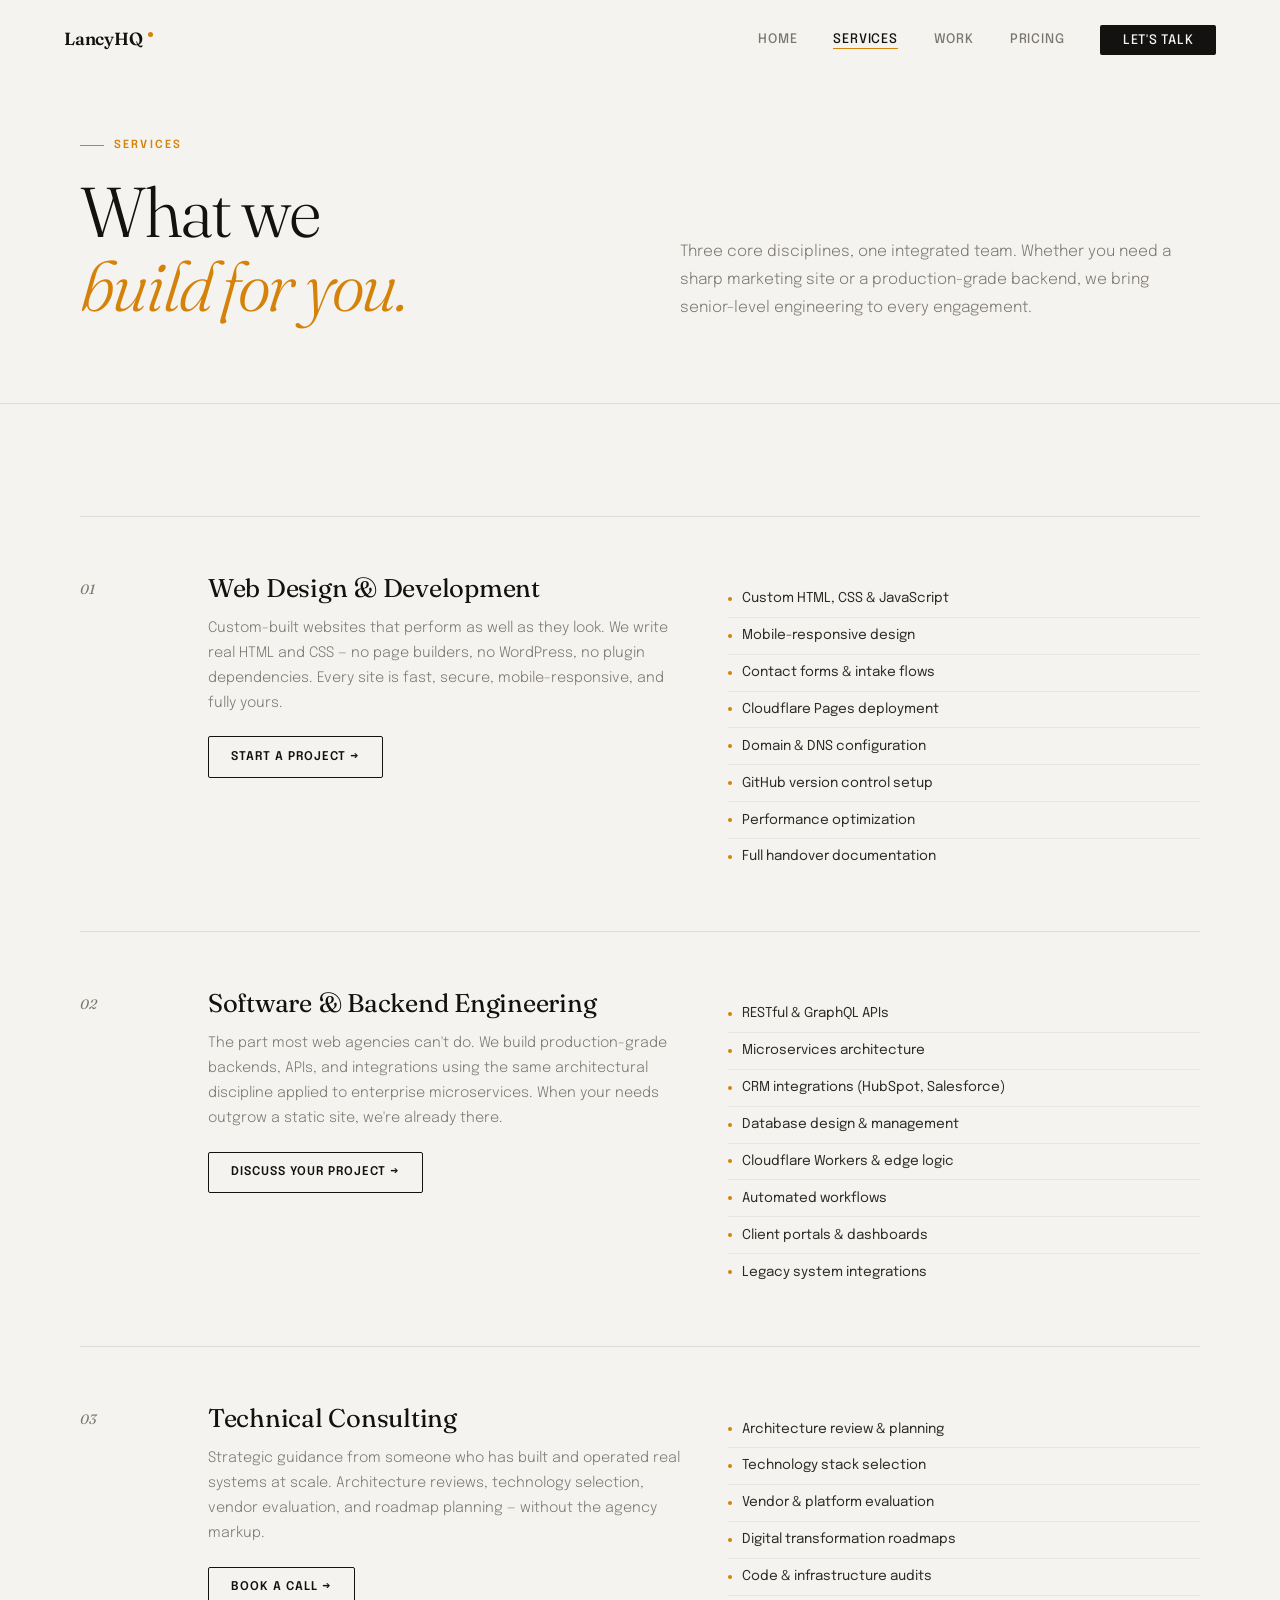
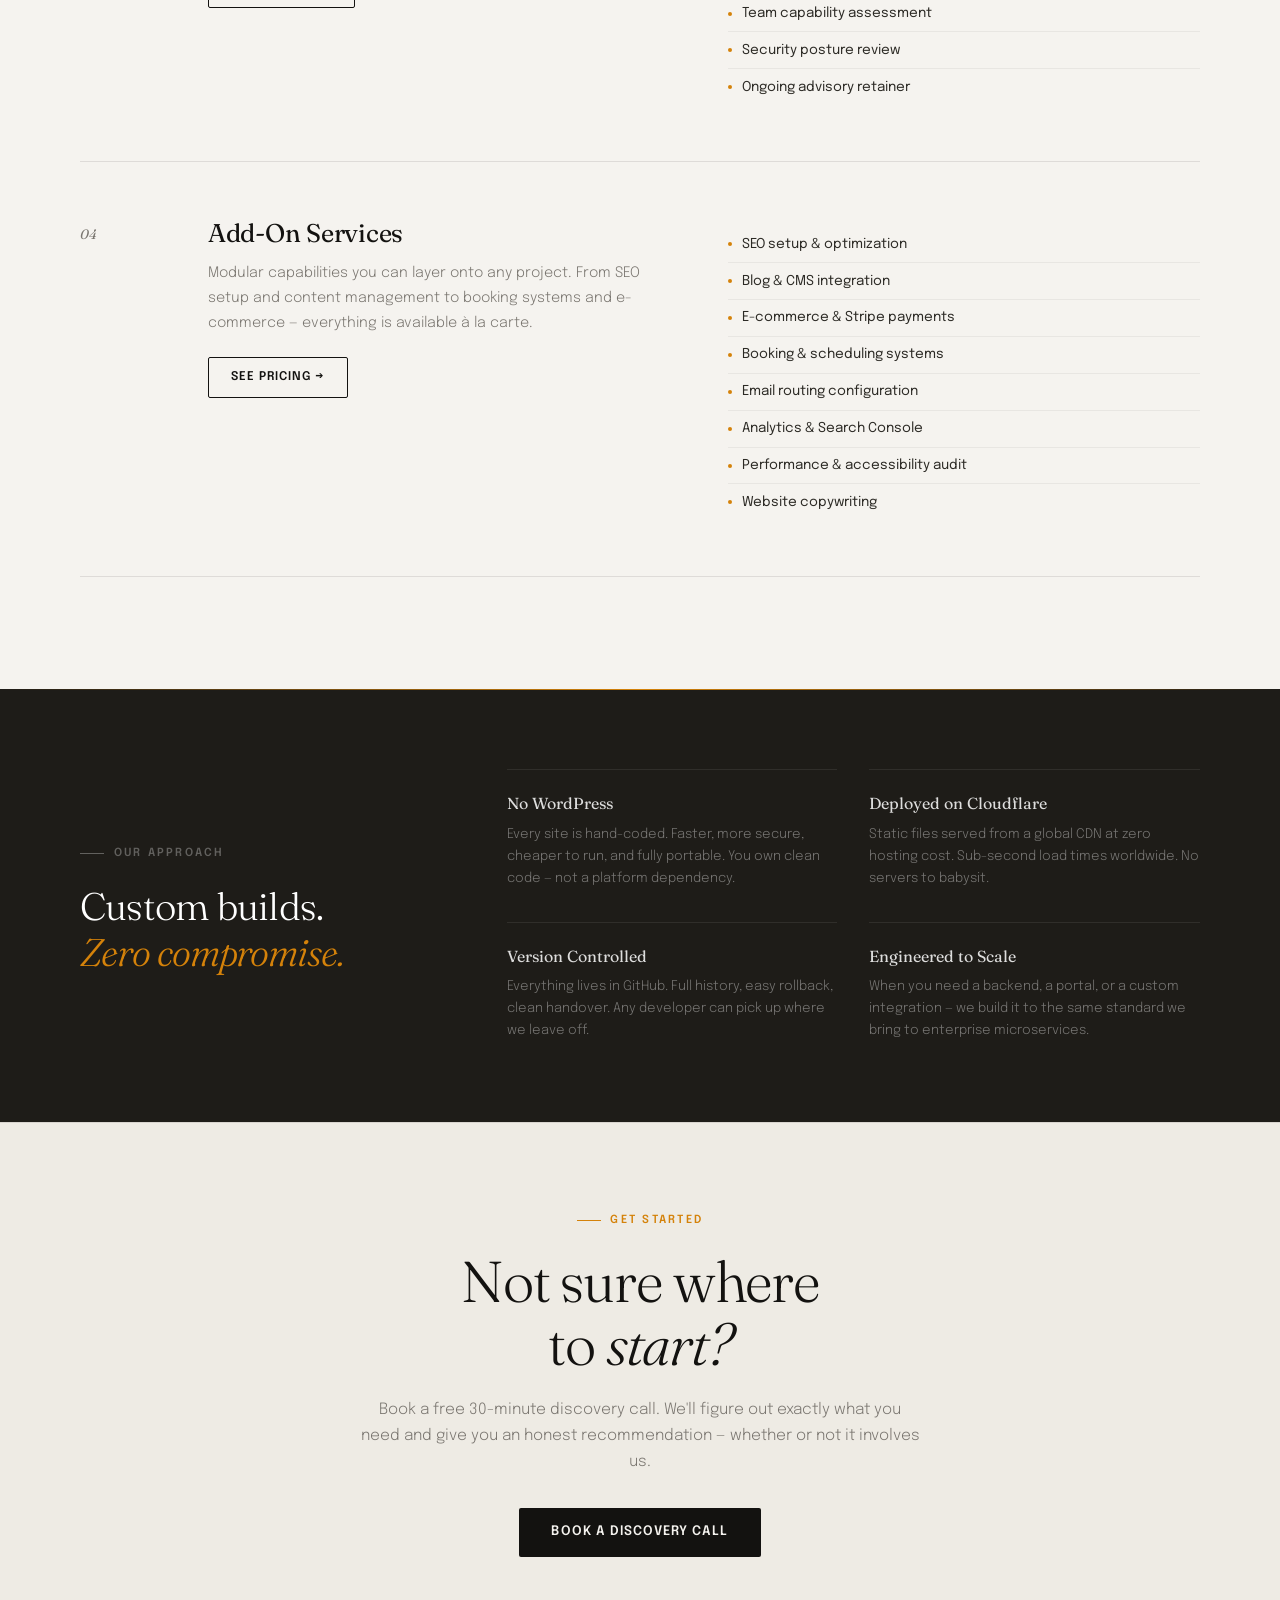
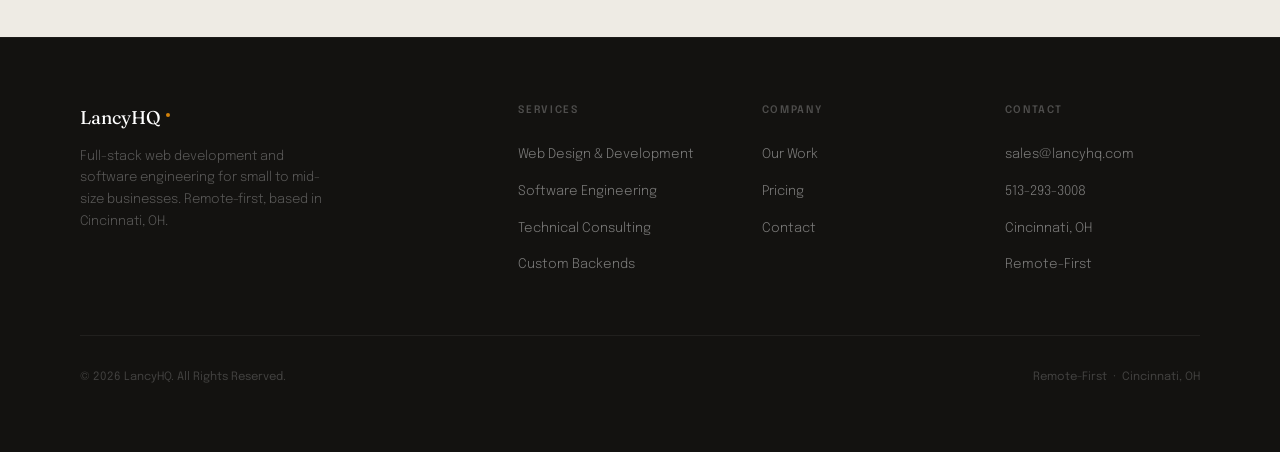
<file: services.html>
<!DOCTYPE html>
<html lang="en">
<head>
  <meta charset="UTF-8" />
  <meta name="viewport" content="width=device-width, initial-scale=1.0" />
  <title>Services — LancyHQ</title>
  <meta name="description" content="Custom web development, software engineering, and technical consulting. No WordPress, no templates — just clean, fast, custom-built solutions." />
  <link rel="stylesheet" href="css/styles.css" />
</head>
<body>

  <nav id="nav" class="scrolled">
    <div class="nav-logo">LancyHQ<span class="nav-logo-dot"></span></div>
    <ul class="nav-links">
      <li><a href="index.html">Home</a></li>
      <li><a href="services.html" class="active">Services</a></li>
      <li><a href="work.html">Work</a></li>
      <li><a href="pricing.html">Pricing</a></li>
      <li><a href="contact.html" class="nav-cta">Let's Talk</a></li>
    </ul>
  </nav>

  <!-- Page intro -->
  <div class="page-intro">
    <div class="page-intro-inner">
      <div>
        <div class="label"><span class="label-line"></span>Services</div>
        <h1>What we<br><em>build for you.</em></h1>
      </div>
      <p class="page-intro-desc">Three core disciplines, one integrated team. Whether you need a sharp marketing site or a production-grade backend, we bring senior-level engineering to every engagement.</p>
    </div>
  </div>

  <!-- Services list -->
  <section class="section services-list">
    <div class="container">

      <div class="service-row reveal">
        <div class="service-idx">01</div>
        <div>
          <h3>Web Design &amp; Development</h3>
          <p>Custom-built websites that perform as well as they look. We write real HTML and CSS — no page builders, no WordPress, no plugin dependencies. Every site is fast, secure, mobile-responsive, and fully yours.</p>
          <div style="margin-top: 1.25rem;">
            <a href="contact.html" class="btn btn-outline" style="font-size: 0.75rem; padding: 0.6rem 1.4rem;">Start a Project →</a>
          </div>
        </div>
        <ul class="service-detail-list">
          <li>Custom HTML, CSS &amp; JavaScript</li>
          <li>Mobile-responsive design</li>
          <li>Contact forms &amp; intake flows</li>
          <li>Cloudflare Pages deployment</li>
          <li>Domain &amp; DNS configuration</li>
          <li>GitHub version control setup</li>
          <li>Performance optimization</li>
          <li>Full handover documentation</li>
        </ul>
      </div>

      <div class="service-row reveal">
        <div class="service-idx">02</div>
        <div>
          <h3>Software &amp; Backend Engineering</h3>
          <p>The part most web agencies can't do. We build production-grade backends, APIs, and integrations using the same architectural discipline applied to enterprise microservices. When your needs outgrow a static site, we're already there.</p>
          <div style="margin-top: 1.25rem;">
            <a href="contact.html" class="btn btn-outline" style="font-size: 0.75rem; padding: 0.6rem 1.4rem;">Discuss Your Project →</a>
          </div>
        </div>
        <ul class="service-detail-list">
          <li>RESTful &amp; GraphQL APIs</li>
          <li>Microservices architecture</li>
          <li>CRM integrations (HubSpot, Salesforce)</li>
          <li>Database design &amp; management</li>
          <li>Cloudflare Workers &amp; edge logic</li>
          <li>Automated workflows</li>
          <li>Client portals &amp; dashboards</li>
          <li>Legacy system integrations</li>
        </ul>
      </div>

      <div class="service-row reveal">
        <div class="service-idx">03</div>
        <div>
          <h3>Technical Consulting</h3>
          <p>Strategic guidance from someone who has built and operated real systems at scale. Architecture reviews, technology selection, vendor evaluation, and roadmap planning — without the agency markup.</p>
          <div style="margin-top: 1.25rem;">
            <a href="contact.html" class="btn btn-outline" style="font-size: 0.75rem; padding: 0.6rem 1.4rem;">Book a Call →</a>
          </div>
        </div>
        <ul class="service-detail-list">
          <li>Architecture review &amp; planning</li>
          <li>Technology stack selection</li>
          <li>Vendor &amp; platform evaluation</li>
          <li>Digital transformation roadmaps</li>
          <li>Code &amp; infrastructure audits</li>
          <li>Team capability assessment</li>
          <li>Security posture review</li>
          <li>Ongoing advisory retainer</li>
        </ul>
      </div>

      <div class="service-row reveal">
        <div class="service-idx">04</div>
        <div>
          <h3>Add-On Services</h3>
          <p>Modular capabilities you can layer onto any project. From SEO setup and content management to booking systems and e-commerce — everything is available à la carte.</p>
          <div style="margin-top: 1.25rem;">
            <a href="pricing.html" class="btn btn-outline" style="font-size: 0.75rem; padding: 0.6rem 1.4rem;">See Pricing →</a>
          </div>
        </div>
        <ul class="service-detail-list">
          <li>SEO setup &amp; optimization</li>
          <li>Blog &amp; CMS integration</li>
          <li>E-commerce &amp; Stripe payments</li>
          <li>Booking &amp; scheduling systems</li>
          <li>Email routing configuration</li>
          <li>Analytics &amp; Search Console</li>
          <li>Performance &amp; accessibility audit</li>
          <li>Website copywriting</li>
        </ul>
      </div>

    </div>
  </section>

  <!-- Diff band -->
  <div class="diff-band">
    <div class="diff-inner">
      <div class="reveal">
        <div class="label" style="color: rgba(255,255,255,0.3);"><span class="label-line" style="background: rgba(255,255,255,0.3);"></span>Our Approach</div>
        <h2 class="diff-heading">Custom builds.<br><em>Zero compromise.</em></h2>
      </div>
      <div class="diff-points reveal">
        <div class="diff-point">
          <h4>No WordPress</h4>
          <p>Every site is hand-coded. Faster, more secure, cheaper to run, and fully portable. You own clean code — not a platform dependency.</p>
        </div>
        <div class="diff-point">
          <h4>Deployed on Cloudflare</h4>
          <p>Static files served from a global CDN at zero hosting cost. Sub-second load times worldwide. No servers to babysit.</p>
        </div>
        <div class="diff-point">
          <h4>Version Controlled</h4>
          <p>Everything lives in GitHub. Full history, easy rollback, clean handover. Any developer can pick up where we leave off.</p>
        </div>
        <div class="diff-point">
          <h4>Engineered to Scale</h4>
          <p>When you need a backend, a portal, or a custom integration — we build it to the same standard we bring to enterprise microservices.</p>
        </div>
      </div>
    </div>
  </div>

  <!-- CTA -->
  <section class="section-sm" style="background: var(--canvas-2); border-top: 1px solid var(--rule);">
    <div class="container">
      <div style="text-align: center; max-width: 560px; margin: 0 auto;" class="reveal">
        <div class="label" style="justify-content: center;"><span class="label-line"></span>Get Started</div>
        <h2 class="display" style="margin-bottom: 1.25rem;">Not sure where<br>to <em>start?</em></h2>
        <p style="color: var(--mid); font-size: 0.97rem; font-weight: 300; margin-bottom: 2rem;">Book a free 30-minute discovery call. We'll figure out exactly what you need and give you an honest recommendation — whether or not it involves us.</p>
        <a href="contact.html" class="btn btn-dark">Book a Discovery Call</a>
      </div>
    </div>
  </section>

  <!-- Footer -->
  <footer>
    <div class="footer-top">
      <div class="footer-brand">
        <div class="footer-logo">LancyHQ<span class="footer-logo-dot"></span></div>
        <p>Full-stack web development and software engineering for small to mid-size businesses. Remote-first, based in Cincinnati, OH.</p>
      </div>
      <div class="footer-col">
        <div class="footer-col-title">Services</div>
        <ul>
          <li><a href="services.html">Web Design &amp; Development</a></li>
          <li><a href="services.html">Software Engineering</a></li>
          <li><a href="services.html">Technical Consulting</a></li>
          <li><a href="services.html">Custom Backends</a></li>
        </ul>
      </div>
      <div class="footer-col">
        <div class="footer-col-title">Company</div>
        <ul>
          <li><a href="work.html">Our Work</a></li>
          <li><a href="pricing.html">Pricing</a></li>
          <li><a href="contact.html">Contact</a></li>
        </ul>
      </div>
      <div class="footer-col">
        <div class="footer-col-title">Contact</div>
        <ul>
          <li><a href="mailto:sales@lancyhq.com">sales@lancyhq.com</a></li>
          <li><span>513-293-3008</span></li>
          <li><span>Cincinnati, OH</span></li>
          <li><span>Remote-First</span></li>
        </ul>
      </div>
    </div>
    <div class="footer-bottom">
      <p>&copy; 2026 LancyHQ. All Rights Reserved.</p>
      <p>Remote-First &nbsp;·&nbsp; Cincinnati, OH</p>
    </div>
  </footer>

  <script>
    const nav = document.getElementById('nav');
    window.addEventListener('scroll', () => { nav.classList.toggle('scrolled', window.scrollY > 60); });
    const observer = new IntersectionObserver((entries) => {
      entries.forEach((e, i) => {
        if (e.isIntersecting) { setTimeout(() => e.target.classList.add('visible'), i * 90); observer.unobserve(e.target); }
      });
    }, { threshold: 0.1 });
    document.querySelectorAll('.reveal').forEach(el => observer.observe(el));
  </script>
</body>
</html>
</file>
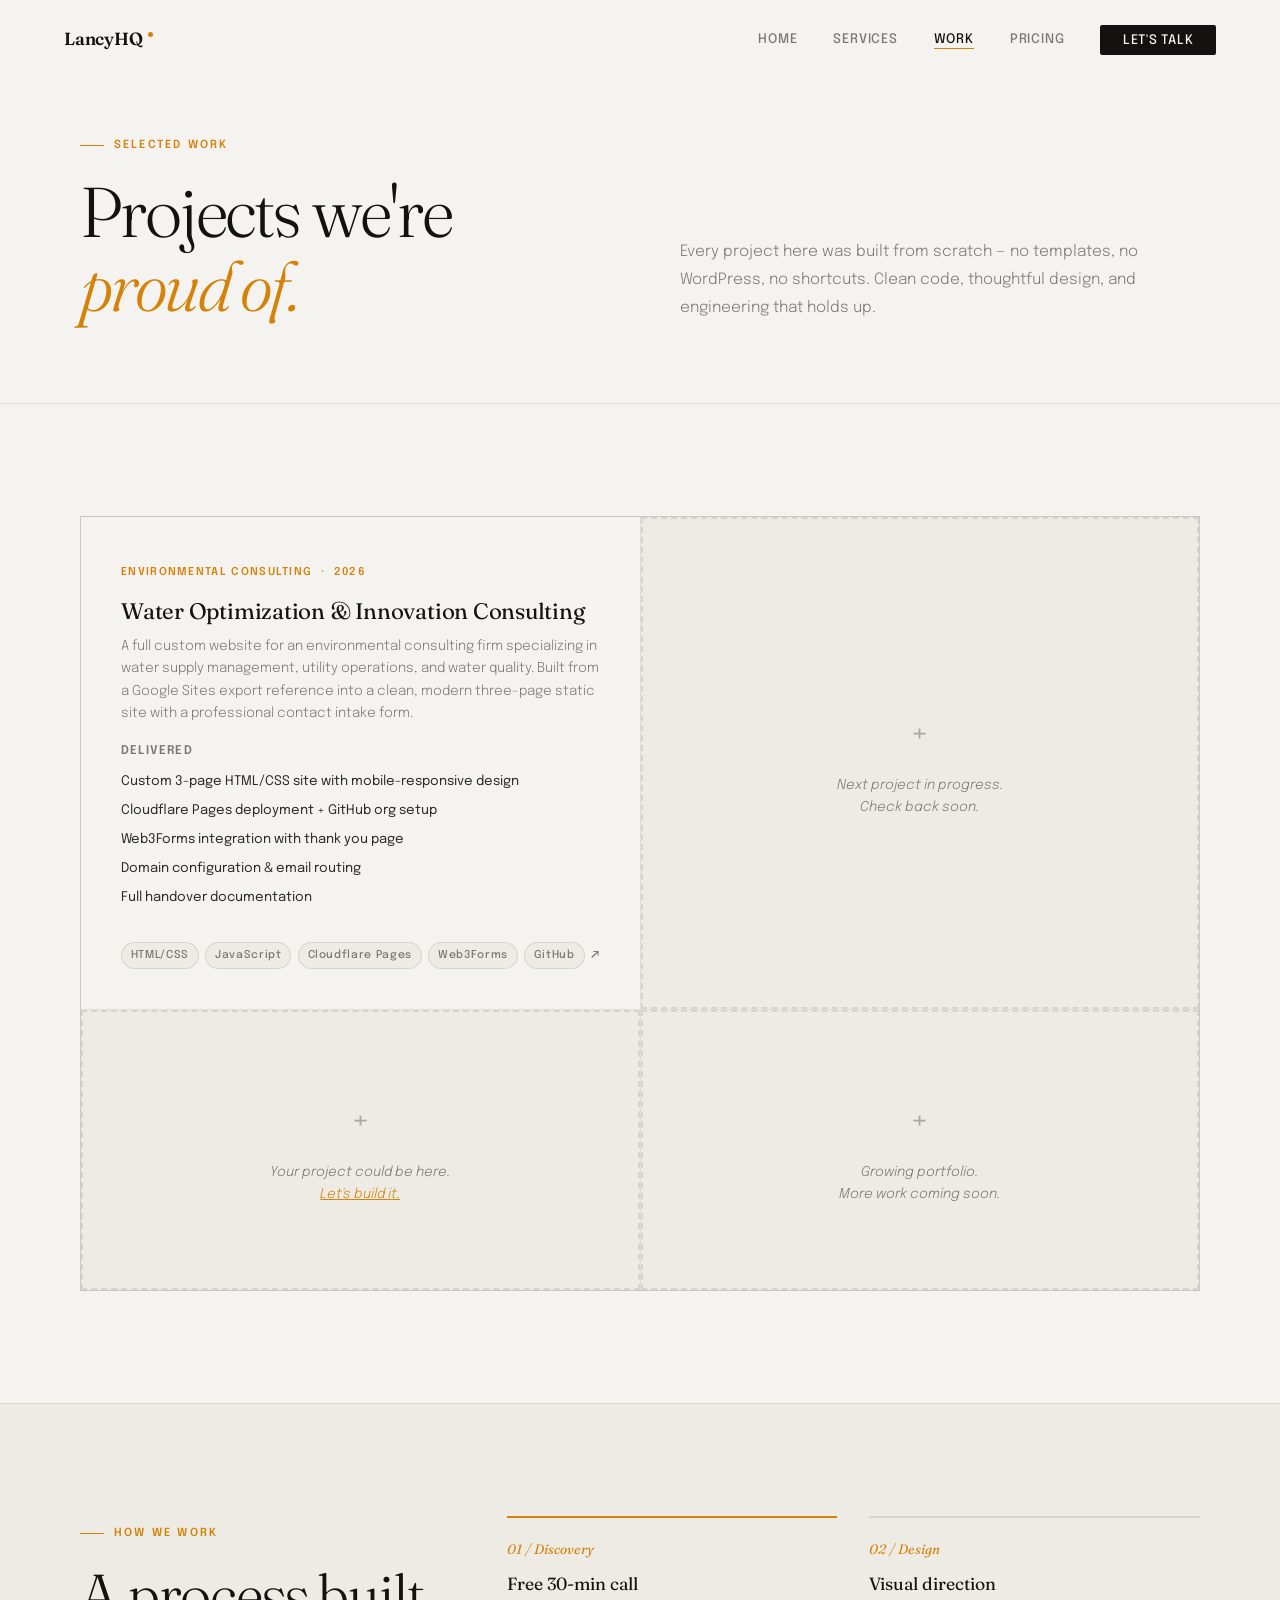
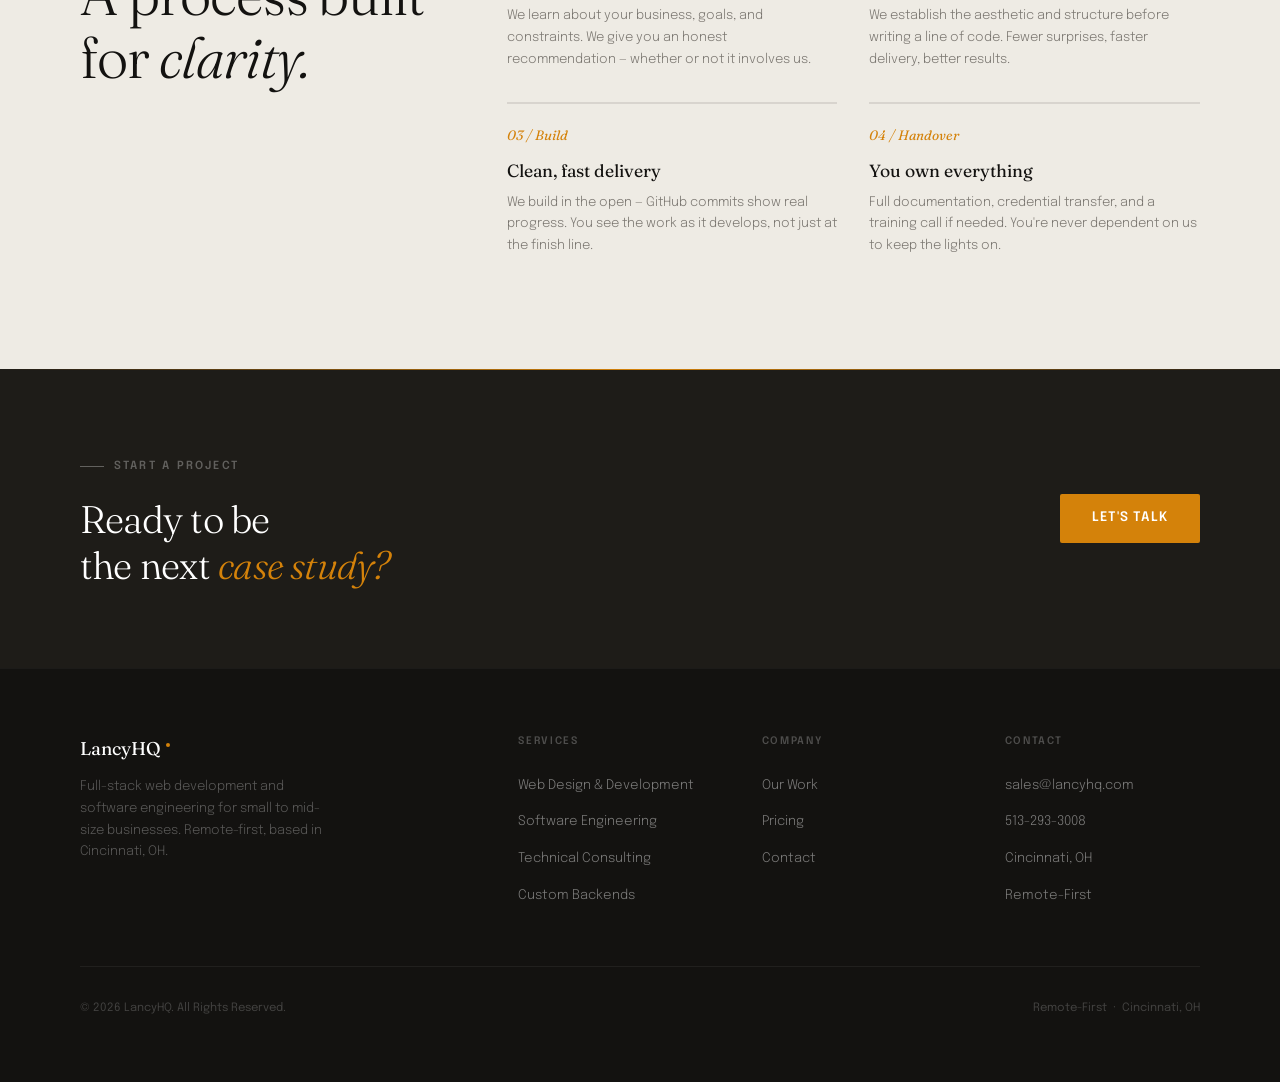
<file: work.html>
<!DOCTYPE html>
<html lang="en">
<head>
  <meta charset="UTF-8" />
  <meta name="viewport" content="width=device-width, initial-scale=1.0" />
  <title>Work — LancyHQ</title>
  <meta name="description" content="Selected projects from LancyHQ — custom web builds and engineering work for small to mid-size businesses." />
  <link rel="stylesheet" href="css/styles.css" />
</head>
<body>

  <nav id="nav" class="scrolled">
    <div class="nav-logo">LancyHQ<span class="nav-logo-dot"></span></div>
    <ul class="nav-links">
      <li><a href="index.html">Home</a></li>
      <li><a href="services.html">Services</a></li>
      <li><a href="work.html" class="active">Work</a></li>
      <li><a href="pricing.html">Pricing</a></li>
      <li><a href="contact.html" class="nav-cta">Let's Talk</a></li>
    </ul>
  </nav>

  <!-- Page intro -->
  <div class="page-intro">
    <div class="page-intro-inner">
      <div>
        <div class="label"><span class="label-line"></span>Selected Work</div>
        <h1>Projects we're<br><em>proud of.</em></h1>
      </div>
      <p class="page-intro-desc">Every project here was built from scratch — no templates, no WordPress, no shortcuts. Clean code, thoughtful design, and engineering that holds up.</p>
    </div>
  </div>

  <!-- Work grid -->
  <section class="section" style="background: var(--canvas);">
    <div class="container">

      <div class="work-grid reveal">

        <!-- Project 1 -->
        <div class="work-card" style="min-height: 340px;">
          <div class="work-card-top">
            <div class="work-tag">Environmental Consulting &nbsp;·&nbsp; 2026</div>
            <h3>Water Optimization &amp; Innovation Consulting</h3>
            <p>A full custom website for an environmental consulting firm specializing in water supply management, utility operations, and water quality. Built from a Google Sites export reference into a clean, modern three-page static site with a professional contact intake form.</p>
            <div style="margin-top: 1rem;">
              <div style="display: flex; flex-direction: column; gap: 0.4rem;">
                <div style="font-size: 0.75rem; color: var(--mid); font-weight: 600; letter-spacing: 0.1em; text-transform: uppercase; margin-bottom: 0.25rem;">Delivered</div>
                <div style="font-size: 0.83rem; color: var(--ink-3);">Custom 3-page HTML/CSS site with mobile-responsive design</div>
                <div style="font-size: 0.83rem; color: var(--ink-3);">Cloudflare Pages deployment + GitHub org setup</div>
                <div style="font-size: 0.83rem; color: var(--ink-3);">Web3Forms integration with thank you page</div>
                <div style="font-size: 0.83rem; color: var(--ink-3);">Domain configuration &amp; email routing</div>
                <div style="font-size: 0.83rem; color: var(--ink-3);">Full handover documentation</div>
              </div>
            </div>
          </div>
          <div class="work-card-bottom">
            <div class="work-stack">
              <span class="stack-tag">HTML/CSS</span>
              <span class="stack-tag">JavaScript</span>
              <span class="stack-tag">Cloudflare Pages</span>
              <span class="stack-tag">Web3Forms</span>
              <span class="stack-tag">GitHub</span>
            </div>
            <span class="work-arrow">↗</span>
          </div>
        </div>

        <!-- Placeholder 1 -->
        <div class="work-card placeholder">
          <div>
            <div class="placeholder-icon">+</div>
            <p class="placeholder-text">Next project in progress.<br>Check back soon.</p>
          </div>
        </div>

        <!-- Placeholder 2 -->
        <div class="work-card placeholder">
          <div>
            <div class="placeholder-icon">+</div>
            <p class="placeholder-text">Your project could be here.<br><a href="contact.html" style="color: var(--amber); text-decoration: underline;">Let's build it.</a></p>
          </div>
        </div>

        <!-- Placeholder 3 -->
        <div class="work-card placeholder">
          <div>
            <div class="placeholder-icon">+</div>
            <p class="placeholder-text">Growing portfolio.<br>More work coming soon.</p>
          </div>
        </div>

      </div>

    </div>
  </section>

  <!-- Process -->
  <section class="section" style="background: var(--canvas-2); border-top: 1px solid var(--rule);">
    <div class="container">
      <div style="display: grid; grid-template-columns: 1fr 2fr; gap: 5rem; align-items: start;" class="reveal">
        <div>
          <div class="label"><span class="label-line"></span>How We Work</div>
          <h2 class="display">A process built<br>for <em>clarity.</em></h2>
        </div>
        <div style="display: grid; grid-template-columns: 1fr 1fr; gap: 2rem;">

          <div style="border-top: 2px solid var(--amber); padding-top: 1.25rem;">
            <div style="font-family: var(--ff-display); font-size: 0.85rem; font-style: italic; color: var(--amber); margin-bottom: 0.5rem;">01 / Discovery</div>
            <h4 style="font-family: var(--ff-display); font-size: 1.1rem; font-weight: 400; color: var(--ink); margin-bottom: 0.4rem;">Free 30-min call</h4>
            <p style="font-size: 0.82rem; color: var(--mid); font-weight: 300; line-height: 1.65;">We learn about your business, goals, and constraints. We give you an honest recommendation — whether or not it involves us.</p>
          </div>

          <div style="border-top: 2px solid var(--rule); padding-top: 1.25rem;">
            <div style="font-family: var(--ff-display); font-size: 0.85rem; font-style: italic; color: var(--amber); margin-bottom: 0.5rem;">02 / Design</div>
            <h4 style="font-family: var(--ff-display); font-size: 1.1rem; font-weight: 400; color: var(--ink); margin-bottom: 0.4rem;">Visual direction</h4>
            <p style="font-size: 0.82rem; color: var(--mid); font-weight: 300; line-height: 1.65;">We establish the aesthetic and structure before writing a line of code. Fewer surprises, faster delivery, better results.</p>
          </div>

          <div style="border-top: 2px solid var(--rule); padding-top: 1.25rem;">
            <div style="font-family: var(--ff-display); font-size: 0.85rem; font-style: italic; color: var(--amber); margin-bottom: 0.5rem;">03 / Build</div>
            <h4 style="font-family: var(--ff-display); font-size: 1.1rem; font-weight: 400; color: var(--ink); margin-bottom: 0.4rem;">Clean, fast delivery</h4>
            <p style="font-size: 0.82rem; color: var(--mid); font-weight: 300; line-height: 1.65;">We build in the open — GitHub commits show real progress. You see the work as it develops, not just at the finish line.</p>
          </div>

          <div style="border-top: 2px solid var(--rule); padding-top: 1.25rem;">
            <div style="font-family: var(--ff-display); font-size: 0.85rem; font-style: italic; color: var(--amber); margin-bottom: 0.5rem;">04 / Handover</div>
            <h4 style="font-family: var(--ff-display); font-size: 1.1rem; font-weight: 400; color: var(--ink); margin-bottom: 0.4rem;">You own everything</h4>
            <p style="font-size: 0.82rem; color: var(--mid); font-weight: 300; line-height: 1.65;">Full documentation, credential transfer, and a training call if needed. You're never dependent on us to keep the lights on.</p>
          </div>

        </div>
      </div>
    </div>
  </section>

  <!-- CTA -->
  <div class="diff-band">
    <div class="diff-inner" style="grid-template-columns: 1fr auto; align-items: center;">
      <div class="reveal">
        <div class="label" style="color: rgba(255,255,255,0.3);"><span class="label-line" style="background: rgba(255,255,255,0.3);"></span>Start a Project</div>
        <h2 class="diff-heading">Ready to be<br>the next <em>case study?</em></h2>
      </div>
      <div class="reveal" style="flex-shrink: 0;">
        <a href="contact.html" class="btn btn-amber">Let's Talk</a>
      </div>
    </div>
  </div>

  <!-- Footer -->
  <footer>
    <div class="footer-top">
      <div class="footer-brand">
        <div class="footer-logo">LancyHQ<span class="footer-logo-dot"></span></div>
        <p>Full-stack web development and software engineering for small to mid-size businesses. Remote-first, based in Cincinnati, OH.</p>
      </div>
      <div class="footer-col">
        <div class="footer-col-title">Services</div>
        <ul>
          <li><a href="services.html">Web Design &amp; Development</a></li>
          <li><a href="services.html">Software Engineering</a></li>
          <li><a href="services.html">Technical Consulting</a></li>
          <li><a href="services.html">Custom Backends</a></li>
        </ul>
      </div>
      <div class="footer-col">
        <div class="footer-col-title">Company</div>
        <ul>
          <li><a href="work.html">Our Work</a></li>
          <li><a href="pricing.html">Pricing</a></li>
          <li><a href="contact.html">Contact</a></li>
        </ul>
      </div>
      <div class="footer-col">
        <div class="footer-col-title">Contact</div>
        <ul>
          <li><a href="mailto:sales@lancyhq.com">sales@lancyhq.com</a></li>
          <li><span>513-293-3008</span></li>
          <li><span>Cincinnati, OH</span></li>
          <li><span>Remote-First</span></li>
        </ul>
      </div>
    </div>
    <div class="footer-bottom">
      <p>&copy; 2026 LancyHQ. All Rights Reserved.</p>
      <p>Remote-First &nbsp;·&nbsp; Cincinnati, OH</p>
    </div>
  </footer>

  <script>
    const nav = document.getElementById('nav');
    window.addEventListener('scroll', () => { nav.classList.toggle('scrolled', window.scrollY > 60); });
    const observer = new IntersectionObserver((entries) => {
      entries.forEach((e, i) => {
        if (e.isIntersecting) { setTimeout(() => e.target.classList.add('visible'), i * 90); observer.unobserve(e.target); }
      });
    }, { threshold: 0.1 });
    document.querySelectorAll('.reveal').forEach(el => observer.observe(el));
  </script>
</body>
</html>
</file>
<file: css/styles.css>
/* ============================================================
   LancyHQ — Shared Stylesheet
   Aesthetic: Editorial Precision / Engineering Minimalism
   Fonts: Fraunces (display) + Epilogue (body)
   Palette: Off-white canvas, near-black ink, amber accent
   Concept: A technical firm that also has taste
   ============================================================ */

@import url('https://fonts.googleapis.com/css2?family=Fraunces:ital,opsz,wght@0,9..144,300;0,9..144,400;0,9..144,600;1,9..144,300;1,9..144,400&family=Epilogue:wght@300;400;500;600&display=swap');

/* === Variables === */
:root {
  --canvas:    #f5f3ef;
  --canvas-2:  #eeebe4;
  --ink:       #131210;
  --ink-2:     #1e1c18;
  --ink-3:     #2c2a25;
  --amber:     #d4820a;
  --amber-2:   #e8960f;
  --amber-pale:#fdf5e6;
  --mid:       #7a7670;
  --rule:      rgba(19,18,16,0.1);
  --rule-2:    rgba(19,18,16,0.06);
  --white:     #ffffff;

  --ff-display: 'Fraunces', Georgia, serif;
  --ff-body:    'Epilogue', sans-serif;
  --ease:       cubic-bezier(0.25, 1, 0.4, 1);
}

/* === Reset === */
*, *::before, *::after { box-sizing: border-box; margin: 0; padding: 0; }
html { scroll-behavior: smooth; font-size: 16px; }

body {
  font-family: var(--ff-body);
  background: var(--canvas);
  color: var(--ink);
  line-height: 1.7;
  overflow-x: hidden;
}

img { max-width: 100%; display: block; }
a { color: inherit; text-decoration: none; }

/* === Navigation === */
nav {
  position: fixed;
  top: 0; left: 0; right: 0;
  z-index: 500;
  display: flex;
  align-items: center;
  justify-content: space-between;
  padding: 1.5rem 4rem;
  transition: all 0.4s var(--ease);
}

nav.scrolled {
  background: rgba(245,243,239,0.94);
  backdrop-filter: blur(16px);
  -webkit-backdrop-filter: blur(16px);
  border-bottom: 1px solid var(--rule);
  padding: 1rem 4rem;
}

.nav-logo {
  font-family: var(--ff-display);
  font-size: 1.1rem;
  font-weight: 600;
  color: var(--ink);
  letter-spacing: -0.01em;
  display: flex;
  align-items: center;
  gap: 0.35rem;
}

.nav-logo-dot {
  width: 5px; height: 5px;
  border-radius: 50%;
  background: var(--amber);
  margin-bottom: 0.5rem;
  flex-shrink: 0;
}

.nav-links {
  display: flex;
  gap: 2.25rem;
  list-style: none;
  align-items: center;
}

.nav-links a {
  font-size: 0.82rem;
  font-weight: 500;
  letter-spacing: 0.06em;
  text-transform: uppercase;
  color: var(--mid);
  position: relative;
  transition: color 0.2s;
}

.nav-links a::after {
  content: '';
  position: absolute;
  bottom: -3px; left: 0;
  height: 1px; width: 0;
  background: var(--amber);
  transition: width 0.3s var(--ease);
}

.nav-links a:hover,
.nav-links a.active { color: var(--ink); }
.nav-links a:hover::after,
.nav-links a.active::after { width: 100%; }

.nav-cta {
  padding: 0.55rem 1.4rem !important;
  background: var(--ink) !important;
  color: var(--canvas) !important;
  border-radius: 2px;
  letter-spacing: 0.06em !important;
  transition: background 0.2s, transform 0.2s !important;
}

.nav-cta::after { display: none !important; }
.nav-cta:hover {
  background: var(--ink-3) !important;
  color: var(--canvas) !important;
  transform: translateY(-1px);
}

/* === Buttons === */
.btn {
  display: inline-flex;
  align-items: center;
  gap: 0.5rem;
  padding: 0.85rem 2rem;
  font-family: var(--ff-body);
  font-size: 0.82rem;
  font-weight: 600;
  letter-spacing: 0.08em;
  text-transform: uppercase;
  border-radius: 2px;
  cursor: pointer;
  border: none;
  transition: all 0.25s var(--ease);
}

.btn-dark {
  background: var(--ink);
  color: var(--canvas);
}

.btn-dark:hover {
  background: var(--ink-3);
  transform: translateY(-2px);
  box-shadow: 0 8px 24px rgba(19,18,16,0.18);
}

.btn-outline {
  background: transparent;
  color: var(--ink);
  border: 1.5px solid var(--ink);
}

.btn-outline:hover {
  background: var(--ink);
  color: var(--canvas);
  transform: translateY(-1px);
}

.btn-amber {
  background: var(--amber);
  color: var(--white);
}

.btn-amber:hover {
  background: var(--amber-2);
  transform: translateY(-2px);
  box-shadow: 0 8px 24px rgba(212,130,10,0.3);
}

/* === Layout === */
.section { padding: 7rem 4rem; }
.section-sm { padding: 5rem 4rem; }
.container { max-width: 1120px; margin: 0 auto; }

/* === Label === */
.label {
  display: inline-flex;
  align-items: center;
  gap: 0.6rem;
  font-size: 0.7rem;
  font-weight: 600;
  letter-spacing: 0.2em;
  text-transform: uppercase;
  color: var(--amber);
  margin-bottom: 1.25rem;
}

.label-line {
  width: 24px; height: 1px;
  background: var(--amber);
  flex-shrink: 0;
}

/* === Display type === */
h2.display {
  font-family: var(--ff-display);
  font-size: clamp(2.2rem, 4.5vw, 3.6rem);
  font-weight: 300;
  color: var(--ink);
  line-height: 1.1;
  letter-spacing: -0.02em;
}

h2.display em {
  font-style: italic;
  font-weight: 300;
}

/* === Hero === */
.hero {
  min-height: 100vh;
  display: flex;
  flex-direction: column;
  justify-content: flex-end;
  padding: 0 4rem 5rem;
  position: relative;
  overflow: hidden;
  background: var(--canvas);
}

/* Subtle grid pattern */
.hero::before {
  content: '';
  position: absolute;
  inset: 0;
  background-image:
    linear-gradient(var(--rule-2) 1px, transparent 1px),
    linear-gradient(90deg, var(--rule-2) 1px, transparent 1px);
  background-size: 64px 64px;
  pointer-events: none;
}

/* Large background number */
.hero-bg-num {
  position: absolute;
  right: -0.05em;
  top: 50%;
  transform: translateY(-55%);
  font-family: var(--ff-display);
  font-size: clamp(18rem, 30vw, 28rem);
  font-weight: 300;
  font-style: italic;
  color: transparent;
  -webkit-text-stroke: 1px rgba(19,18,16,0.06);
  line-height: 1;
  pointer-events: none;
  user-select: none;
}

.hero-content {
  position: relative;
  max-width: 1120px;
  margin: 0 auto;
  width: 100%;
}

.hero-eyebrow {
  display: flex;
  align-items: center;
  gap: 0.75rem;
  font-size: 0.72rem;
  font-weight: 600;
  letter-spacing: 0.2em;
  text-transform: uppercase;
  color: var(--mid);
  margin-bottom: 2rem;
  opacity: 0;
  animation: fade-up 0.9s var(--ease) 0.1s both;
}

.hero-eyebrow-dot {
  width: 4px; height: 4px;
  border-radius: 50%;
  background: var(--amber);
}

.hero h1 {
  font-family: var(--ff-display);
  font-size: clamp(3rem, 7.5vw, 6.5rem);
  font-weight: 300;
  color: var(--ink);
  line-height: 1.0;
  letter-spacing: -0.03em;
  margin-bottom: 2.5rem;
  max-width: 820px;
  opacity: 0;
  animation: fade-up 1s var(--ease) 0.25s both;
}

.hero h1 em {
  font-style: italic;
  color: var(--amber);
}

.hero h1 .line-indent {
  display: block;
  padding-left: 3rem;
}

.hero-bottom {
  display: grid;
  grid-template-columns: 1fr 1fr;
  gap: 3rem;
  align-items: end;
  opacity: 0;
  animation: fade-up 1s var(--ease) 0.4s both;
}

.hero-desc {
  font-size: 1rem;
  font-weight: 300;
  color: var(--mid);
  line-height: 1.75;
  max-width: 400px;
}

.hero-actions {
  display: flex;
  gap: 1rem;
  justify-content: flex-end;
  align-items: center;
}

/* Scroll indicator */
.hero-scroll {
  position: absolute;
  left: 0;
  bottom: 5rem;
  display: flex;
  align-items: center;
  gap: 0.75rem;
  font-size: 0.68rem;
  letter-spacing: 0.16em;
  text-transform: uppercase;
  color: var(--mid);
  writing-mode: vertical-rl;
  transform: rotate(180deg);
  opacity: 0;
  animation: fade-up 1s var(--ease) 0.8s both;
}

.scroll-track {
  width: 1px;
  height: 48px;
  background: var(--rule);
  position: relative;
  overflow: hidden;
}

.scroll-thumb {
  position: absolute;
  top: -100%;
  width: 100%; height: 50%;
  background: var(--amber);
  animation: scroll-down 2s ease-in-out infinite;
}

@keyframes scroll-down {
  0%   { top: -50%; }
  100% { top: 100%; }
}

@keyframes fade-up {
  from { opacity: 0; transform: translateY(20px); }
  to   { opacity: 1; transform: translateY(0); }
}

/* === Stats row === */
.stats-row {
  background: var(--ink);
  padding: 2.5rem 4rem;
}

.stats-inner {
  max-width: 1120px;
  margin: 0 auto;
  display: grid;
  grid-template-columns: repeat(4, 1fr);
  gap: 2rem;
  position: relative;
}

.stats-inner::before {
  content: '';
  position: absolute;
  left: 0; top: 50%;
  transform: translateY(-50%);
  width: 100%; height: 1px;
  background: rgba(255,255,255,0.04);
}

.stat {
  padding: 0 1.5rem;
  border-left: 1px solid rgba(255,255,255,0.08);
  position: relative;
}

.stat:first-child { padding-left: 0; border-left: none; }

.stat-num {
  font-family: var(--ff-display);
  font-size: 2.4rem;
  font-weight: 300;
  font-style: italic;
  color: var(--amber);
  line-height: 1;
  display: block;
  margin-bottom: 0.3rem;
}

.stat-label {
  font-size: 0.78rem;
  font-weight: 400;
  letter-spacing: 0.06em;
  color: rgba(255,255,255,0.4);
  text-transform: uppercase;
}

/* === Services page === */
.page-intro {
  background: var(--canvas);
  padding: 8rem 4rem 5rem;
  border-bottom: 1px solid var(--rule);
}

.page-intro-inner {
  max-width: 1120px;
  margin: 0 auto;
  display: grid;
  grid-template-columns: 1fr 1fr;
  gap: 5rem;
  align-items: end;
}

.page-intro h1 {
  font-family: var(--ff-display);
  font-size: clamp(2.8rem, 5.5vw, 4.8rem);
  font-weight: 300;
  color: var(--ink);
  line-height: 1.05;
  letter-spacing: -0.03em;
}

.page-intro h1 em {
  font-style: italic;
  color: var(--amber);
}

.page-intro-desc {
  color: var(--mid);
  font-size: 0.97rem;
  font-weight: 300;
  line-height: 1.8;
  align-self: end;
}

/* === Service items === */
.services-list { background: var(--canvas); }

.service-row {
  border-top: 1px solid var(--rule);
  padding: 3.5rem 0;
  display: grid;
  grid-template-columns: 80px 1fr 1fr;
  gap: 3rem;
  align-items: start;
  transition: background 0.2s;
  cursor: default;
}

.service-row:last-child { border-bottom: 1px solid var(--rule); }

.service-row:hover { background: var(--canvas-2); margin: 0 -4rem; padding: 3.5rem 4rem; }

.service-idx {
  font-family: var(--ff-display);
  font-size: 0.85rem;
  font-style: italic;
  color: var(--mid);
  padding-top: 0.3rem;
}

.service-row h3 {
  font-family: var(--ff-display);
  font-size: 1.6rem;
  font-weight: 400;
  color: var(--ink);
  letter-spacing: -0.01em;
  line-height: 1.2;
  margin-bottom: 0.75rem;
}

.service-row > div:nth-child(2) > p {
  font-size: 0.9rem;
  color: var(--mid);
  font-weight: 300;
  line-height: 1.75;
}

.service-detail-list {
  list-style: none;
  padding-top: 0.5rem;
}

.service-detail-list li {
  font-size: 0.85rem;
  color: var(--ink-3);
  padding: 0.4rem 0;
  border-bottom: 1px solid var(--rule-2);
  display: flex;
  align-items: center;
  gap: 0.6rem;
  font-weight: 400;
}

.service-detail-list li::before {
  content: '';
  width: 4px; height: 4px;
  border-radius: 50%;
  background: var(--amber);
  flex-shrink: 0;
}

.service-detail-list li:last-child { border-bottom: none; }

/* === Differentiator band === */
.diff-band {
  background: var(--ink-2);
  padding: 5rem 4rem;
  position: relative;
  overflow: hidden;
}

.diff-band::before {
  content: '';
  position: absolute;
  top: 0; left: 0; right: 0;
  height: 1px;
  background: linear-gradient(to right, transparent, var(--amber), transparent);
}

.diff-inner {
  max-width: 1120px;
  margin: 0 auto;
  display: grid;
  grid-template-columns: 1fr 2fr;
  gap: 5rem;
  align-items: center;
}

.diff-heading {
  font-family: var(--ff-display);
  font-size: clamp(1.8rem, 3vw, 2.6rem);
  font-weight: 300;
  color: var(--white);
  line-height: 1.2;
  letter-spacing: -0.02em;
}

.diff-heading em {
  font-style: italic;
  color: var(--amber);
}

.diff-points {
  display: grid;
  grid-template-columns: 1fr 1fr;
  gap: 2rem;
}

.diff-point {
  border-top: 1px solid rgba(255,255,255,0.08);
  padding-top: 1.25rem;
}

.diff-point h4 {
  font-family: var(--ff-display);
  font-size: 1rem;
  font-weight: 400;
  color: rgba(255,255,255,0.85);
  margin-bottom: 0.4rem;
}

.diff-point p {
  font-size: 0.83rem;
  color: rgba(255,255,255,0.4);
  font-weight: 300;
  line-height: 1.65;
}

/* === Portfolio / Work === */
.work-grid {
  display: grid;
  grid-template-columns: repeat(2, 1fr);
  gap: 1px;
  background: var(--rule);
  border: 1px solid var(--rule);
}

.work-card {
  background: var(--canvas);
  padding: 2.5rem;
  position: relative;
  overflow: hidden;
  transition: background 0.25s;
  min-height: 280px;
  display: flex;
  flex-direction: column;
  justify-content: space-between;
}

.work-card:hover { background: var(--canvas-2); }

.work-card::after {
  content: '';
  position: absolute;
  bottom: 0; left: 0;
  width: 0; height: 2px;
  background: var(--amber);
  transition: width 0.4s var(--ease);
}

.work-card:hover::after { width: 100%; }

.work-card-top {}

.work-tag {
  display: inline-block;
  font-size: 0.68rem;
  font-weight: 600;
  letter-spacing: 0.12em;
  text-transform: uppercase;
  color: var(--amber);
  margin-bottom: 1rem;
}

.work-card h3 {
  font-family: var(--ff-display);
  font-size: 1.4rem;
  font-weight: 400;
  color: var(--ink);
  letter-spacing: -0.01em;
  line-height: 1.25;
  margin-bottom: 0.6rem;
}

.work-card p {
  font-size: 0.85rem;
  color: var(--mid);
  font-weight: 300;
  line-height: 1.65;
}

.work-card-bottom {
  display: flex;
  align-items: center;
  justify-content: space-between;
  margin-top: 2rem;
}

.work-stack {
  display: flex;
  gap: 0.4rem;
  flex-wrap: wrap;
}

.stack-tag {
  font-size: 0.68rem;
  font-weight: 500;
  letter-spacing: 0.06em;
  color: var(--mid);
  background: var(--canvas-2);
  border: 1px solid var(--rule);
  border-radius: 100px;
  padding: 0.18rem 0.55rem;
}

.work-arrow {
  font-size: 1rem;
  color: var(--mid);
  transition: transform 0.2s, color 0.2s;
}

.work-card:hover .work-arrow {
  transform: translate(3px, -3px);
  color: var(--amber);
}

/* Placeholder card */
.work-card.placeholder {
  background: var(--canvas-2);
  border: 2px dashed var(--rule);
  align-items: center;
  justify-content: center;
  text-align: center;
}

.work-card.placeholder::after { display: none; }

.placeholder-icon {
  font-size: 2rem;
  margin-bottom: 0.75rem;
  opacity: 0.3;
}

.placeholder-text {
  font-size: 0.85rem;
  color: var(--mid);
  font-style: italic;
}

/* === Pricing teaser === */
.pricing-section { background: var(--canvas); }

.pricing-tiers {
  display: grid;
  grid-template-columns: repeat(4, 1fr);
  gap: 1px;
  background: var(--rule);
  border: 1px solid var(--rule);
  margin-top: 3rem;
}

.pricing-tier {
  background: var(--canvas);
  padding: 2.25rem 2rem;
  position: relative;
  transition: background 0.25s;
}

.pricing-tier:hover { background: var(--canvas-2); }

.pricing-tier.featured {
  background: var(--ink);
}

.pricing-tier.featured:hover { background: var(--ink-2); }

.tier-badge {
  position: absolute;
  top: -1px; left: 50%;
  transform: translateX(-50%);
  background: var(--amber);
  color: var(--white);
  font-size: 0.6rem;
  font-weight: 700;
  letter-spacing: 0.12em;
  text-transform: uppercase;
  padding: 0.2rem 0.65rem;
  border-radius: 0 0 4px 4px;
  white-space: nowrap;
}

.tier-name-label {
  font-size: 0.65rem;
  font-weight: 600;
  letter-spacing: 0.18em;
  text-transform: uppercase;
  color: var(--amber);
  margin-bottom: 0.4rem;
}

.tier-name {
  font-family: var(--ff-display);
  font-size: 1.4rem;
  font-weight: 400;
  color: var(--ink);
  margin-bottom: 0.3rem;
  letter-spacing: -0.01em;
}

.pricing-tier.featured .tier-name { color: var(--white); }

.tier-desc {
  font-size: 0.8rem;
  color: var(--mid);
  font-weight: 300;
  line-height: 1.55;
  margin-bottom: 1.5rem;
  min-height: 60px;
}

.pricing-tier.featured .tier-desc { color: rgba(255,255,255,0.45); }

.tier-divider {
  height: 1px;
  background: var(--rule);
  margin-bottom: 1.5rem;
}

.pricing-tier.featured .tier-divider { background: rgba(255,255,255,0.08); }

.tier-highlights {
  list-style: none;
  margin-bottom: 1.75rem;
}

.tier-highlights li {
  font-size: 0.82rem;
  color: var(--ink-3);
  padding: 0.3rem 0 0.3rem 1rem;
  position: relative;
  font-weight: 300;
}

.pricing-tier.featured .tier-highlights li { color: rgba(255,255,255,0.65); }

.tier-highlights li::before {
  content: '';
  position: absolute;
  left: 0; top: 50%;
  transform: translateY(-50%);
  width: 4px; height: 4px;
  border-radius: 50%;
  background: var(--amber);
}

.tier-cta {
  display: block;
  text-align: center;
  padding: 0.75rem;
  font-size: 0.78rem;
  font-weight: 600;
  letter-spacing: 0.08em;
  text-transform: uppercase;
  border: 1.5px solid var(--ink);
  color: var(--ink);
  border-radius: 2px;
  transition: all 0.2s var(--ease);
}

.tier-cta:hover {
  background: var(--ink);
  color: var(--canvas);
}

.pricing-tier.featured .tier-cta {
  background: var(--amber);
  border-color: var(--amber);
  color: var(--white);
}

.pricing-tier.featured .tier-cta:hover {
  background: var(--amber-2);
  border-color: var(--amber-2);
}

.pricing-note {
  text-align: center;
  font-size: 0.82rem;
  color: var(--mid);
  margin-top: 1.25rem;
  font-style: italic;
}

/* === Contact page === */
.contact-layout {
  display: grid;
  grid-template-columns: 1fr 1.4fr;
  gap: 6rem;
  align-items: start;
}

.contact-info { position: sticky; top: 7rem; }

.contact-info h2 {
  font-family: var(--ff-display);
  font-size: clamp(1.8rem, 3vw, 2.6rem);
  font-weight: 300;
  color: var(--ink);
  letter-spacing: -0.02em;
  line-height: 1.15;
  margin-bottom: 1.25rem;
}

.contact-info h2 em { font-style: italic; }

.contact-info > p {
  font-size: 0.93rem;
  color: var(--mid);
  font-weight: 300;
  line-height: 1.8;
  margin-bottom: 2.5rem;
}

.contact-detail {
  display: flex;
  gap: 1rem;
  padding: 1rem 0;
  border-bottom: 1px solid var(--rule);
}

.contact-detail:last-of-type { border-bottom: none; margin-bottom: 2rem; }

.cd-label {
  font-size: 0.68rem;
  font-weight: 600;
  letter-spacing: 0.14em;
  text-transform: uppercase;
  color: var(--mid);
  margin-bottom: 0.15rem;
  min-width: 80px;
  padding-top: 0.1rem;
}

.cd-value {
  font-size: 0.93rem;
  color: var(--ink);
}

.cd-value a:hover { color: var(--amber); }

/* Form */
.contact-form-wrap {
  background: var(--white);
  border: 1px solid var(--rule);
  border-radius: 4px;
  padding: 2.75rem;
}

.contact-form-wrap h3 {
  font-family: var(--ff-display);
  font-size: 1.5rem;
  font-weight: 400;
  color: var(--ink);
  letter-spacing: -0.01em;
  margin-bottom: 0.35rem;
}

.form-sub {
  font-size: 0.82rem;
  color: var(--mid);
  margin-bottom: 2rem;
}

.form-row { display: grid; grid-template-columns: 1fr 1fr; gap: 1rem; }

.field { margin-bottom: 1.25rem; }

.field label {
  display: block;
  font-size: 0.7rem;
  font-weight: 600;
  letter-spacing: 0.12em;
  text-transform: uppercase;
  color: var(--mid);
  margin-bottom: 0.5rem;
}

.field input,
.field textarea,
.field select {
  width: 100%;
  padding: 0.8rem 1rem;
  background: var(--canvas);
  border: 1.5px solid var(--rule);
  border-radius: 2px;
  font-family: var(--ff-body);
  font-size: 0.93rem;
  color: var(--ink);
  transition: border-color 0.2s, box-shadow 0.2s;
  appearance: none;
}

.field input::placeholder,
.field textarea::placeholder { color: var(--mid); opacity: 0.5; }

.field input:focus,
.field textarea:focus,
.field select:focus {
  outline: none;
  border-color: var(--amber);
  box-shadow: 0 0 0 3px rgba(212,130,10,0.1);
  background: var(--white);
}

.field textarea { min-height: 130px; resize: vertical; }

.field-note {
  font-size: 0.75rem;
  color: var(--mid);
  margin-top: 1rem;
  opacity: 0.7;
}

/* === Footer === */
footer {
  background: var(--ink);
  padding: 4rem;
  border-top: 1px solid rgba(255,255,255,0.04);
}

.footer-top {
  max-width: 1120px;
  margin: 0 auto;
  display: grid;
  grid-template-columns: 2fr 1fr 1fr 1fr;
  gap: 3rem;
  padding-bottom: 3rem;
  border-bottom: 1px solid rgba(255,255,255,0.06);
  margin-bottom: 2rem;
}

.footer-logo {
  font-family: var(--ff-display);
  font-size: 1.15rem;
  font-weight: 400;
  color: var(--white);
  display: flex;
  align-items: center;
  gap: 0.3rem;
  margin-bottom: 0.75rem;
}

.footer-logo-dot {
  width: 4px; height: 4px;
  border-radius: 50%;
  background: var(--amber);
  margin-bottom: 0.4rem;
}

.footer-brand > p {
  font-size: 0.82rem;
  color: rgba(255,255,255,0.3);
  font-weight: 300;
  line-height: 1.65;
  max-width: 260px;
}

.footer-col-title {
  font-size: 0.65rem;
  font-weight: 600;
  letter-spacing: 0.16em;
  text-transform: uppercase;
  color: rgba(255,255,255,0.25);
  margin-bottom: 1.25rem;
}

.footer-col ul { list-style: none; }

.footer-col ul li { margin-bottom: 0.6rem; }

.footer-col ul li a,
.footer-col ul li span {
  font-size: 0.83rem;
  color: rgba(255,255,255,0.45);
  font-weight: 300;
  transition: color 0.2s;
}

.footer-col ul li a:hover { color: var(--white); }

.footer-bottom {
  max-width: 1120px;
  margin: 0 auto;
  display: flex;
  align-items: center;
  justify-content: space-between;
}

.footer-bottom p {
  font-size: 0.72rem;
  color: rgba(255,255,255,0.2);
}

/* === Reveal animation === */
.reveal {
  opacity: 0;
  transform: translateY(22px);
  transition: opacity 0.8s var(--ease), transform 0.8s var(--ease);
}

.reveal.visible { opacity: 1; transform: none; }

/* === Responsive === */
@media (max-width: 960px) {
  nav, nav.scrolled { padding: 1rem 1.5rem; }
  .hero { padding: 0 1.5rem 4rem; min-height: 95vh; }
  .hero-scroll { display: none; }
  .hero-bg-num { display: none; }
  .hero-bottom { grid-template-columns: 1fr; gap: 2rem; }
  .hero-actions { justify-content: flex-start; }

  .section, .section-sm { padding: 5rem 1.5rem; }
  .stats-row { padding: 2.5rem 1.5rem; }
  .stats-inner { grid-template-columns: repeat(2, 1fr); }
  .diff-band { padding: 4rem 1.5rem; }

  .page-intro { padding: 7rem 1.5rem 4rem; }
  .page-intro-inner { grid-template-columns: 1fr; gap: 2rem; }

  .service-row { grid-template-columns: 1fr; gap: 1rem; }
  .service-row:hover { margin: 0; padding: 3.5rem 0; }

  .diff-inner { grid-template-columns: 1fr; gap: 2.5rem; }
  .diff-points { grid-template-columns: 1fr; }

  .work-grid { grid-template-columns: 1fr; }
  .pricing-tiers { grid-template-columns: 1fr 1fr; }

  .contact-layout { grid-template-columns: 1fr; gap: 3rem; }
  .contact-info { position: static; }

  .footer-top { grid-template-columns: 1fr 1fr; gap: 2rem; }
  .footer-bottom { flex-direction: column; gap: 0.5rem; text-align: center; }

  .form-row { grid-template-columns: 1fr; }
  footer { padding: 3rem 1.5rem; }
}

@media (max-width: 540px) {
  .pricing-tiers { grid-template-columns: 1fr; }
  .footer-top { grid-template-columns: 1fr; }
}
</file>
